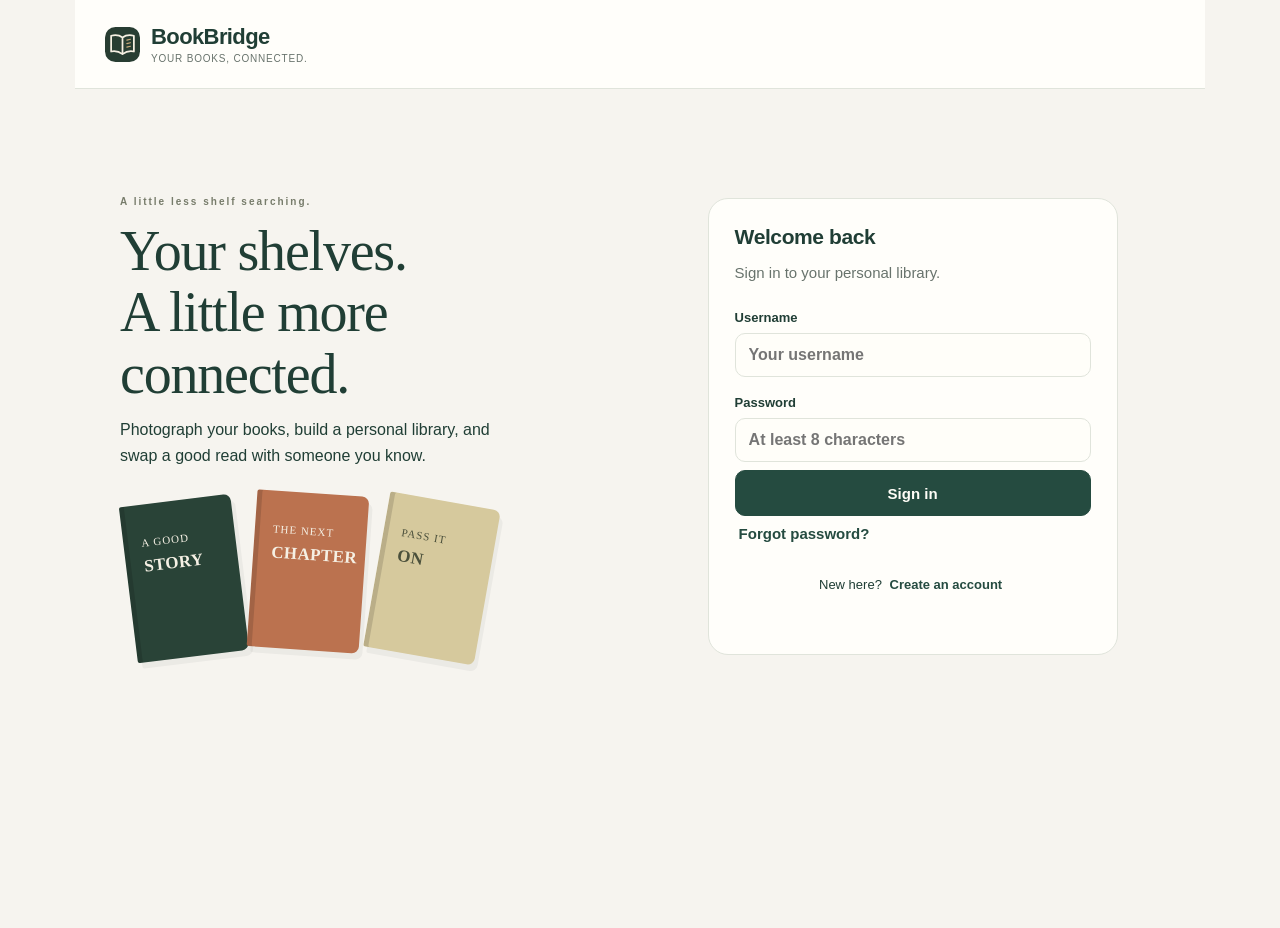
<file: index.html>
<!doctype html>
<html lang="en">
<head>
  <meta charset="utf-8">
  <meta name="viewport" content="width=device-width, initial-scale=1, viewport-fit=cover">
  <meta name="theme-color" content="#283d32">
  <title>BookBridge — your books, connected</title>
  <link rel="icon" href="/static/icon.svg" type="image/svg+xml">
  <link rel="stylesheet" href="/static/app.css?v=0.5.0">
  <script src="/static/app.js?v=0.5.0" defer></script>
  <script src="/static/community.js?v=0.5.0" defer></script>
  <script src="/static/mobile.js?v=0.5.0" defer></script>
</head>
<body>
  <header class="topbar">
    <a class="brand" href="/" aria-label="BookBridge home">
      <img src="/static/icon.svg" alt="" width="35" height="35">
      <span>BookBridge<small>Your books, connected.</small></span>
    </a>
    <div id="account" hidden>
      <span id="username"></span>

    </div>
  </header>

  <main>
    <!-- Authentication Section -->
    <section id="auth" class="auth-layout">
      <div class="intro">
        <span class="eyebrow">A little less shelf searching.</span>
        <h1>Your shelves.<br>A little more connected.</h1>
        <p>Photograph your books, build a personal library, and swap a good read with someone you know.</p>
        <div class="intro-books" aria-hidden="true">
          <div class="drawn-book">A GOOD<br><strong>STORY</strong></div>
          <div class="drawn-book">THE NEXT<br><strong>CHAPTER</strong></div>
          <div class="drawn-book">PASS IT<br><strong>ON</strong></div>
        </div>
      </div>

      <div class="panel auth-panel">
        <h2 id="auth-title">Welcome back</h2>
        <p id="auth-description" class="muted">Sign in to your personal library.</p>
        <form id="auth-form">
          <label>Username
            <input id="auth-name" autocomplete="username" required minlength="3" maxlength="32" pattern="[a-zA-Z0-9_]{3,32}" placeholder="Your username">
          </label>
          <label>Password
            <input id="auth-password" type="password" autocomplete="current-password" required minlength="8" maxlength="128" placeholder="At least 8 characters">
          </label>
          <label class="honeypot" hidden style="display:none !important" aria-hidden="true">Website<input id="auth-website" tabindex="-1" autocomplete="off"></label>
          <p id="auth-error" class="inline-error" role="alert"></p>
          <button class="primary full" id="auth-submit">Sign in</button>
        </form>
        <button id="forgot-password" type="button" class="text-button">Forgot password?</button>
        <p class="auth-switch">
          <span id="auth-switch-label">New here?</span>
          <button class="text-button" id="auth-toggle">Create an account</button>
        </p>
      </div>
    </section>

    <!-- Workspace Section -->
    <div id="workspace" hidden>
      <nav class="navigation" aria-label="Main navigation">
        <button data-tab="scan" class="active" aria-pressed="true">Scan a book</button>
        <button data-tab="queue" aria-pressed="false">Book queue <span id="queue-count" class="count" hidden>0</span></button>
        <button data-tab="library" aria-pressed="false">My library</button>
        <button data-tab="friends" aria-pressed="false">Friends</button>
        <button data-tab="trades" aria-pressed="false">Trades</button>
        <button data-tab="settings" aria-pressed="false">Settings</button>
      </nav>

      <!-- Scan Page -->
      <section id="page-scan" class="page">
        <div class="page-heading">
          <div>
            <span class="eyebrow">ONE BOOK, UP TO THREE ANGLES</span>
            <h1>Meet your next shelf entry.</h1>
            <p class="muted">Capture the front. Add the spine and back for a clearer match.</p>
          </div>
        </div>

        <div class="scan-layout">
          <div class="camera">
            <video id="camera-video" muted playsinline autoplay aria-label="Live camera preview"></video>
            <div class="camera-placeholder" id="camera-placeholder">
              <span class="camera-symbol" aria-hidden="true">▣</span>
              <h2>A book worth keeping.</h2>
              <p>Point your camera at the cover<br>or upload a photo below.</p>
              <button id="camera-open" class="camera-button">Open camera</button>
            </div>

            <div class="camera-top">
              <span id="camera-view">Front cover</span>
              <button id="camera-close" class="camera-button small" hidden>Close camera</button>
            </div>
            <div id="camera-controls" class="camera-controls" hidden>
              <p>Keep the whole book in view.</p>
              <button id="shutter" class="shutter" aria-label="Capture photo" disabled><span></span></button>
            </div>
          </div>

          <div class="panel scan-panel">
            <h2>One book at a time.</h2>
            <p class="muted">The back or copyright page usually has the ISBN.</p>
            <div id="photo-slots" class="photo-slots"></div>
            <input id="photo-input" type="file" accept="image/jpeg,image/png,image/webp" hidden>
            <button id="upload-photo" class="secondary full">Upload front photo</button>
            <label>Scan into<select id="scan-library"><option value="">My library</option></select></label>
            <p class="small muted">Secondary AI review can be changed in Settings.</p>
            <button id="queue-book" class="primary full" disabled>Add book to queue <span aria-hidden="true">→</span></button>
            <p class="small muted">You can photograph the next book while this one scans.</p>
            <p id="scan-feedback" class="feedback" role="status"></p>
          </div>
        </div>
      </section>

      <!-- Queue Page -->
      <section id="page-queue" class="page" hidden>
        <div class="page-heading">
          <div>
            <span class="eyebrow">KEEP THE BOOKS COMING</span>
            <h1>Your book queue.</h1>
            <p class="muted">Review finished scans before adding them to your library.</p>
          </div>
          <button id="queue-refresh" class="secondary">Refresh</button>
        </div>
        <div class="button-row"><label>Queue<select id="queue-library"><option value="">My library</option></select></label><button id="bulk-review" class="secondary">Accept all ready</button></div>
        <p class="small muted">Accept all ready saves the current finished scans without checking their fields. AI can make mistakes; you can edit saved books afterward.</p>
        <div id="queue-list" class="queue-list"></div>
      </section>

      <!-- Library Page -->
      <section id="page-library" class="page" hidden>
        <div class="page-heading">
          <div>
            <span class="eyebrow">ALL IN ONE PLACE</span>
            <h1 id="library-title">Your little library.</h1>
            <p id="library-description" class="muted">Books you own, stories you can share.</p>
          </div>
          <div class="button-row"><button id="my-library" class="secondary" hidden>← My library</button><button id="library-refresh" class="secondary">Refresh</button></div>
        </div>

        <details class="panel filters"><summary>Search and filter books</summary><div class="library-tools">
          <label class="sr-only" for="library-search">Search books</label>
          <input id="library-search" type="search" placeholder="Search title, author or ISBN">

          <label class="sr-only" for="library-owner">Choose library</label>
          <select id="library-owner">
            <option value="">My library</option>
          </select>

          <label class="check">
            <input id="available-only" type="checkbox"> Available to trade
          </label>
        </div>

        </details>
        <p id="library-count" class="muted small"></p>
        <div id="book-grid" class="book-grid"></div>
      </section>

      <!-- Friends & Trades Page -->
      <section id="page-friends" class="page" hidden>
        <div class="page-heading">
          <div>
            <span class="eyebrow">BETTER WHEN SHARED</span>
            <h1>A good read, passed on.</h1>
            <p class="muted">Invite people you know, browse their books, and arrange a swap.</p>
          </div>
          <button id="friends-refresh" class="secondary">Refresh</button>
        </div>

        <details class="panel"><summary>Quick add friends</summary>
          <p class="muted">Opt in under Settings to find people in the same town or through mutual friends. Requests need acceptance.</p>
          <div id="suggestions"></div>
        </details>
        <div class="friend-tools">
          <div class="panel">
            <h2>Invite a friend</h2>
            <p class="muted">Friends can see your library and its photos. Codes work once and last 24 hours.</p>
            <button id="create-invite" class="primary">Create invite code</button>
            <div id="invite-result" hidden>
              <label>Share this code
                <input id="invite-code" readonly>
              </label>
              <button id="copy-invite" class="secondary">Copy code</button>
            </div>
          </div>

          <div class="panel">
            <h2>Have an invite?</h2>
            <p class="muted">Enter a code someone you know shared with you.</p>
            <form id="accept-invite-form">
              <label class="sr-only" for="accept-invite-code">Invitation code</label>
              <input id="accept-invite-code" required minlength="20" maxlength="100" placeholder="Paste invitation code">
              <button class="secondary full">Connect with friend</button>
            </form>
          </div>
        </div>

        <h2 class="section-title">Your people</h2>
        <div id="friend-list" class="friend-list"></div>


        <details class="panel"><summary>Friend requests</summary><div id="friend-requests"></div></details>
      </section>
      <section id="page-trades" class="page" hidden><h1>Your trades</h1><p class="muted">Requests and handoffs, in one place.</p><div id="trade-list" class="trade-list"></div></section>
      <section id="page-settings" class="page" hidden>
        <h1>Settings</h1>
        <div class="button-row settings-actions"><button data-tab="stats" class="secondary">My reading stats</button><button id="admin-open" data-tab="admin" class="secondary" hidden>Admin panel</button><button id="logout" class="text-button danger">Sign out</button></div>
        <form id="settings-form" class="settings-layout">
          <details class="panel"><summary>Your profile</summary>
            <label>First name<input id="setting-name" autocomplete="given-name" maxlength="40" required></label><label>Last name<input id="setting-lastname" autocomplete="family-name" maxlength="40" required></label>
            <label>Town or city<input id="setting-town" autocomplete="address-level2" maxlength="100" placeholder="Fairfield, CT"><small class="muted">Optional</small></label>
            <button class="primary">Save profile</button>
            <p class="muted small">Used to match the same town when discovery is on. No GPS location is collected.</p>
          </details>
          <details class="panel"><summary>Privacy</summary>
            <label class="check"><input id="setting-discovery" type="checkbox" role="switch">Let people discover me</label>
            <label class="check"><input id="setting-private" type="checkbox" role="switch">Home library only</label>
            <p class="muted small">Home library only hides your personal shelf from friends, turns off discovery, and cancels open swaps. Shared libraries you joined still work.</p>
          </details>
          <details class="panel"><summary>AI scanning</summary>
            <label class="check"><input id="setting-secondary" type="checkbox" role="switch">Use a second AI review after scanning</label>
            <label>Second review<select id="scan-mode"><option value="cleanup">Fix text and OCR mistakes</option><option value="lookup">Look up the book, then check text</option></select></label>
            <p class="muted small">Applies to new scans. You can still review each result before saving.</p>
          </details>
          <details class="panel"><summary>Email notifications</summary>
            <label>Email (optional)<input id="setting-email" type="email" maxlength="254"></label>
            <label class="check"><input id="setting-email-notify" type="checkbox" role="switch">Email me about new book requests</label>
            <p id="email-status" class="muted small"></p>
            <button id="email-send" type="button" class="secondary">Send verification code</button>
            <label>Verification code<input id="email-code" inputmode="numeric" pattern="[0-9]{6}" maxlength="6"></label>
            <button id="email-verify" type="button" class="secondary">Verify email</button>
          </details>
          <button class="primary">Save settings</button><p id="settings-error" role="alert" class="inline-error"></p>
        </form>

        <details class="panel"><summary>Shared libraries</summary><p class="muted">An admin creates a library and its manager gives people permission to scan into its queue.</p><div id="shared-libraries"></div></details>
      </section>
      <section id="page-stats" class="page" hidden><h1>Your reading life</h1><p class="muted">Pages and reviews come from your reading log. A completed swap counts as one book given and one received.</p><div id="reading-stats" class="stats-grid"></div>
        <h2>Reading journal</h2><p class="muted">Open a book in your library to record pages, a rating, or a review.</p><div id="reading-journal"></div>
        <details class="panel"><summary>Popular on BookBridge</summary><p class="muted small">Books on at least three discoverable personal shelves. These are community favorites, not a global bestseller list.</p><div id="popular-books"></div></details>
      </section>
      <section id="page-admin" class="page" hidden><h1>Admin panel</h1><button data-tab="settings" class="secondary">← Settings</button><div id="admin-stats" class="stats-grid"></div>
        <details class="panel"><summary>Create a shared library</summary><form id="create-library-form"><label>Library name<input id="new-library-name" required maxlength="100"></label><button class="primary">Create library</button></form></details>
        <details class="panel"><summary>Accounts</summary><form id="admin-user-search"><label>Find username<input id="admin-user-query" maxlength="100"></label><button class="secondary">Search</button></form><div id="admin-users"></div></details>
        <details class="panel"><summary>Manage shared libraries</summary><div id="admin-libraries"></div></details>
        <details class="panel"><summary>Remove a book</summary><form id="admin-book-search"><label>Title or book ID<input id="admin-book-query" maxlength="500"></label><button class="secondary">Search</button></form><div id="admin-books"></div></details>
        <details class="panel"><summary>Activity and bot signals</summary><p class="muted">Repeated requests and filled bot traps are signals to investigate, not proof someone is a bot.</p><div id="admin-events"></div></details>
      </section>
    </div>
  </main>

  <!-- Dialogs -->
  <dialog id="review-dialog" aria-labelledby="review-title">
    <div class="dialog-heading">
      <div>
        <span class="eyebrow">CHECK BEFORE KEEPING</span>
        <h2 id="review-title">Review your book</h2>
      </div>
      <button class="icon-button" data-close="review-dialog" aria-label="Close review">×</button>
    </div>

    <div id="review-photos" class="photo-strip"></div>

    <form id="review-form">
      <label>Title
        <input id="review-book-title" required maxlength="500">
      </label>
      <label>Author
        <input id="review-author" required maxlength="500">
      </label>
      <label>ISBN <span class="muted small">optional</span>
        <input id="review-isbn" maxlength="32" placeholder="Leave blank if unknown">
      </label>
      <div id="review-notes" class="review-notes"></div>
      <label class="check">
        <input id="review-available" type="checkbox"> Available to trade with friends
      </label>
      <p id="review-error" class="inline-error" role="alert"></p>
      <button class="primary full">Save to my library</button>
    </form>
  </dialog>

  <dialog id="book-dialog" aria-labelledby="book-dialog-title">
    <div class="dialog-heading">
      <h2 id="book-dialog-title">Book details</h2>
      <button class="icon-button" data-close="book-dialog" aria-label="Close book details">×</button>
    </div>

    <div id="book-photos" class="photo-strip"></div>

    <form id="book-form">
      <label>Title
        <input id="book-title" required maxlength="500">
      </label>
      <label>Author
        <input id="book-author" required maxlength="500">
      </label>
      <label>ISBN <span class="muted small">optional</span>
        <input id="book-isbn" maxlength="32">
      </label>
      <label class="check" id="book-available-label">
        <input id="book-available" type="checkbox"> Available to trade
      </label>
      <p id="book-note" class="muted small"></p>
      <p id="book-error" class="inline-error" role="alert"></p>

      <div id="book-own-actions" class="button-row">
        <button class="primary">Save changes</button>
        <button type="button" id="delete-book" class="text-button danger">Remove book</button>
      </div>
      <button type="button" id="reading-open" class="secondary">Reading log</button>
      <button type="button" id="request-swap" class="primary full" hidden>Request a swap</button>
    </form>
  </dialog>

  <dialog id="swap-dialog" aria-labelledby="swap-title">
    <div class="dialog-heading">
      <h2 id="swap-title">Offer a book in return</h2>
      <button class="icon-button" data-close="swap-dialog" aria-label="Close swap request">×</button>
    </div>

    <p id="swap-description" class="muted"></p>

    <form id="swap-form">
      <label>Your available books
        <select id="swap-offer" required></select>
      </label>
      <p id="swap-error" class="inline-error" role="alert"></p>
      <button id="swap-submit" class="primary full">Send trade request</button>
    </form>
  </dialog>

  <dialog id="reading-dialog"><div class="dialog-heading"><h2 id="reading-title">Reading log</h2><button class="icon-button" data-close="reading-dialog" aria-label="Close reading log">×</button></div>
    <form id="reading-form"><label>Pages read so far<input id="reading-pages" type="number" min="0" max="100000" required></label><label class="check"><input id="reading-finished" type="checkbox">Finished this book</label><label>Rating<select id="reading-rating"><option value="">Not rated</option><option value="1">1 star</option><option value="2">2 stars</option><option value="3">3 stars</option><option value="4">4 stars</option><option value="5">5 stars</option></select></label><label>Your private review<textarea id="reading-review" maxlength="5000" rows="5"></textarea></label><button class="primary">Save reading log</button><p id="reading-error" class="inline-error" role="alert"></p></form>
  </dialog>

  <dialog id="profile-dialog" aria-labelledby="profile-title"><h2 id="profile-title">Make yourself at home</h2><p>Add your name so friends know it’s you.</p>
    <form id="profile-form"><label>First name<input id="profile-first" autocomplete="given-name" maxlength="40" required></label><label>Last name<input id="profile-last" autocomplete="family-name" maxlength="40" required></label><label>Town or city<input id="profile-town" autocomplete="address-level2" maxlength="100"><small class="muted">Optional. No GPS location is collected.</small></label><p class="muted small">Discovery stays off unless you turn it on in Settings.</p><button class="primary full">Save and continue</button><p id="profile-error" class="inline-error" role="alert"></p></form>
    <button id="profile-signout" type="button" class="text-button">Sign out</button>
  </dialog>
  <dialog id="copies-dialog" aria-labelledby="copies-title"><div class="dialog-heading"><h2 id="copies-title">Choose a copy</h2><button class="icon-button" data-close="copies-dialog" aria-label="Close copies">×</button></div><div id="copies-list"></div></dialog>
  <dialog id="recovery-dialog" aria-labelledby="recovery-title"><div class="dialog-heading"><h2 id="recovery-title">Reset your password</h2><button class="icon-button" data-close="recovery-dialog" aria-label="Close password reset">×</button></div>
    <form id="recovery-request"><label>Username<input id="recovery-username" autocomplete="username" pattern="[a-zA-Z0-9_]{3,32}" required></label><button class="secondary full">Email me a reset code</button></form><p class="muted small">No verified email? Ask an admin for a temporary code, then enter it below.</p><p id="recovery-feedback" role="status"></p>
    <form id="recovery-finish"><label>Reset code<input id="recovery-code" autocomplete="off" autocapitalize="none" spellcheck="false" required></label><label>New password<input id="recovery-password" type="password" autocomplete="new-password" minlength="8" maxlength="128" required></label><label>Confirm password<input id="recovery-confirm" type="password" autocomplete="new-password" minlength="8" maxlength="128" required></label><button class="primary full">Set new password</button><p id="recovery-error" class="inline-error" role="alert"></p></form>
  </dialog>
  <dialog id="reset-code-dialog" aria-labelledby="reset-code-title"><div class="dialog-heading"><h2 id="reset-code-title">Temporary reset code</h2><button class="icon-button" data-close="reset-code-dialog" aria-label="Close reset code">×</button></div><p id="reset-code-description"></p><label>Copy this code<input id="admin-reset-code" readonly autocomplete="off"></label><button id="copy-reset-code" class="secondary">Copy code</button><p class="muted">Share privately after checking who is requesting access. The user selects Forgot password to enter it. It expires in 30 minutes and works once.</p></dialog>
  <dialog id="delete-library-dialog" aria-labelledby="delete-library-title"><div class="dialog-heading"><h2 id="delete-library-title">Delete shared library?</h2><button class="icon-button" data-close="delete-library-dialog" aria-label="Cancel library deletion">×</button></div><p id="delete-library-description"></p><p>This permanently removes all its books, photos, reading entries, pending scans, and member permissions. Nothing moves to a personal library.</p><form id="delete-library-form"><label>Type the library name<input id="delete-library-name" autocomplete="off" required></label><button class="primary full">Permanently delete library</button><p id="delete-library-error" class="inline-error" role="alert"></p></form></dialog>

  <div id="toast" role="status" aria-live="polite" hidden></div>
</body>
</html>
</file>
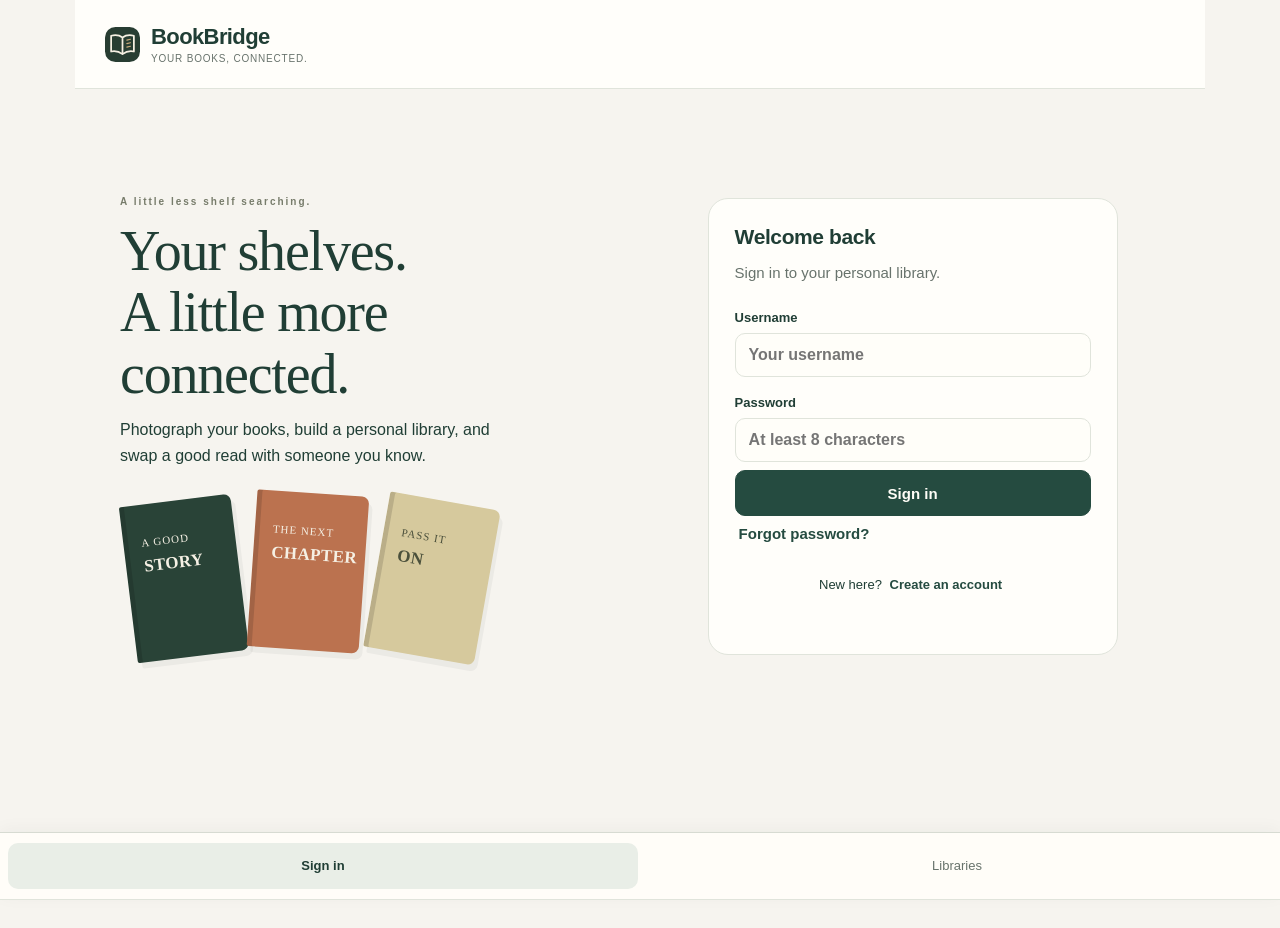
<file: static/index.html>
<!doctype html>
<html lang="en">
<head>
  <meta charset="utf-8">
  <meta name="viewport" content="width=device-width, initial-scale=1, viewport-fit=cover">
  <meta name="theme-color" content="#283d32">
  <title>BookBridge — your books, connected</title>
  <link rel="icon" href="/static/icon.svg" type="image/svg+xml">
  <link rel="stylesheet" href="/static/app.css?v=0.8.5">
  <script src="/static/app.js?v=0.8.7" defer></script>
  <script src="/static/catalog.js?v=0.8.4" defer></script>
  <script src="/static/community.js?v=0.8.4" defer></script>
  <script src="/static/public.js?v=0.8.4" defer></script>
  <script src="/static/bookshelf.js?v=0.8.4" defer></script>
  <script src="/static/mobile.js?v=0.8.4" defer></script>
  <script src="/static/experience.js?v=0.8.4" defer></script>
  <script src="/static/genres.js?v=0.8.4" defer></script>
</head>
<body>
  <header class="topbar">
    <a class="brand" href="/" aria-label="BookBridge home">
      <img src="/static/icon.svg" alt="" width="35" height="35">
      <span>BookBridge<small>Your books, connected.</small></span>
    </a>
    <div id="account" hidden>
      <span id="username"></span>

    </div>
  </header>

  <main>
    <nav id="guest-navigation" class="navigation guest-navigation" aria-label="Guest navigation"><button id="guest-signin" class="active" aria-pressed="true">Sign in</button><button data-tab="public" aria-pressed="false">Libraries</button></nav>
    <!-- Authentication Section -->
    <section id="auth" class="auth-layout">
      <div class="intro">
        <span class="eyebrow">A little less shelf searching.</span>
        <h1>Your shelves.<br>A little more connected.</h1>
        <p>Photograph your books, build a personal library, and swap a good read with someone you know.</p>
        <div class="intro-books" aria-hidden="true">
          <div class="drawn-book">A GOOD<br><strong>STORY</strong></div>
          <div class="drawn-book">THE NEXT<br><strong>CHAPTER</strong></div>
          <div class="drawn-book">PASS IT<br><strong>ON</strong></div>
        </div>
      </div>

      <div class="panel auth-panel">
        <h2 id="auth-title">Welcome back</h2>
        <p id="auth-description" class="muted">Sign in to your personal library.</p>
        <form id="auth-form">
          <label>Username
            <input id="auth-name" autocomplete="username" required minlength="3" maxlength="32" pattern="[a-zA-Z0-9_]{3,32}" placeholder="Your username">
          </label>
          <label>Password
            <input id="auth-password" type="password" autocomplete="current-password" required minlength="8" maxlength="128" placeholder="At least 8 characters">
          </label>
          <label class="honeypot" hidden style="display:none !important" aria-hidden="true">Website<input id="auth-website" tabindex="-1" autocomplete="off"></label>
          <p id="auth-error" class="inline-error" role="alert"></p>
          <button class="primary full" id="auth-submit">Sign in</button>
        </form>
        <button id="forgot-password" type="button" class="text-button">Forgot password?</button>
        <p class="auth-switch">
          <span id="auth-switch-label">New here?</span>
          <button class="text-button" id="auth-toggle">Create an account</button>
        </p>
      </div>
    </section>

    <!-- Workspace Section -->
    <div id="workspace" hidden>
      <div id="library-dock" class="library-dock" hidden><label for="library-owner">Which library?</label><select id="library-owner"><option value="">My library</option></select></div>
      <nav class="navigation" aria-label="Main navigation">
        <button data-tab="library" aria-pressed="true">Library</button><button data-tab="scan" aria-pressed="false">Scan</button><button data-tab="friends" aria-pressed="false">Friends</button><button data-tab="settings" aria-pressed="false">Settings</button>
      </nav>
      <nav id="scan-tabs" class="section-tabs" aria-label="Scan and review" hidden><button data-tab="scan">Scan</button><button data-tab="queue">Review <span id="queue-count" class="count" hidden>0</span></button></nav>
      <nav id="friends-tabs" class="section-tabs" aria-label="Friends and trades" hidden><button data-tab="friends">Friends</button><button data-tab="trades">Trades</button></nav>

      <div id="scan-progress" class="progress-card" hidden></div>
      <!-- Scan Page -->
      <section id="page-scan" class="page">
        <div class="page-heading">
          <div>
            <span class="eyebrow">ADD TO YOUR LIBRARY</span>
            <h1>Scan your books</h1>
            <p id="scan-help" class="muted">Photograph the cover. The spine and back are optional.</p>

          </div>
        </div>

        <div class="scan-layout">
          <div class="camera-column">
          <div class="camera">
            <video id="camera-video" muted playsinline autoplay aria-label="Live camera preview"></video>
            <div class="camera-placeholder" id="camera-placeholder">
              <span class="camera-symbol" aria-hidden="true">▣</span>
              <h2>Start with a photo.</h2>
              <p>Take a clear photo of the cover<br>or choose one from your phone.</p>
              <button id="camera-open" class="camera-button">Open camera</button>
            </div>

            <div class="camera-top">
              <span id="camera-view">Front cover</span>
              <button id="camera-close" class="camera-button small" hidden>Close camera</button>
            </div>
            <div id="camera-controls" class="camera-controls" hidden>
              <p id="camera-hint">Keep the whole book in view.</p>
              <button id="shutter" class="shutter" aria-label="Capture photo" disabled><span></span></button>
            </div>
          </div>
            <button id="queue-book" class="primary full" disabled>Add book to queue <span aria-hidden="true">→</span></button>
            <p class="small muted">You can photograph the next book while this one scans.</p>
            <p id="scan-feedback" class="feedback" role="status"></p>
          </div>

          <div class="panel scan-panel">
            <label>Scan mode<select id="scan-mode-kind"><option value="single">One book</option><option value="shelf">Shelf scan</option></select></label>
            <div id="shelf-photo-options" hidden><label>Books in photo<select id="shelf-book-count"><option>1</option><option>2</option><option selected>3</option><option>4</option><option>5</option></select></label></div>
            <p id="scan-limit" class="scan-warning" hidden>No more than 5 books per photo. Spine reading can miss text or mix books. Count the visible books and review each result. Photograph unclear books individually.</p>
            <h2>Your photos</h2>
            <p class="muted">A shelf name is optional. Books without one go into Miscellaneous.</p>
            <div id="photo-slots" class="photo-slots"></div>
            <input id="photo-input" type="file" accept="image/jpeg,image/png,image/webp" hidden>
            <button id="upload-photo" class="secondary full">Upload front photo</button>
            <label hidden>Scan into<select id="scan-library"><option value="">My library</option></select></label>
            <label>Shelf <span class="small muted">optional</span><input id="scan-shelf" maxlength="100" placeholder="e.g. Living room, shelf 2"></label>


          </div>
        </div>
      </section>

      <!-- Queue Page -->
      <section id="page-queue" class="page" hidden>
        <div class="page-heading">
          <div>
            <span class="eyebrow">KEEP THE BOOKS COMING</span>
            <h1>Review your scans</h1>
            <p class="muted">Review finished scans before adding them to your library.</p>
          </div>
          <button id="queue-refresh" class="secondary">Refresh</button>
        </div>
        <div class="button-row"><label hidden>Queue<select id="queue-library"><option value="">My library</option></select></label><button id="bulk-review" class="secondary">Accept all ready</button></div>
        <p class="small muted">AI can misread books. Review each result for accuracy, or accept all ready results.</p>
        <div id="queue-selection" class="selection-tools"></div>
        <div id="queue-list" class="queue-list"></div>
      </section>

      <!-- Library Page -->
      <section id="page-library" class="page" hidden>
        <div class="page-heading">
          <div>
            <span class="eyebrow">ALL IN ONE PLACE</span>
            <h1 id="library-title">Your library</h1>
            <p id="library-description" class="muted">Books you own, stories you can share.</p>
          </div>
          <div class="button-row"><button id="my-library" class="secondary" hidden>← My library</button><button id="library-export" class="secondary" hidden>Export CSV</button><button data-tab="scan" class="primary">+ Add books</button><button id="library-refresh" class="text-button">Refresh</button></div>
        </div>

        <div class="panel library-search-panel"><div class="library-tools">
          <label class="sr-only" for="library-search">Search books</label>
          <input id="library-search" type="search" placeholder="Search title, author, ISBN or shelf">


          <details class="trade-filter"><summary>Filters</summary><label>Genre<select id="genre-filter"><option value="">All genres</option></select></label><button id="genre-check" type="button" class="secondary">Check genres with AI</button><p id="genre-status" class="small muted" role="status" aria-live="polite"></p><label class="check"><input id="available-only" type="checkbox"> Available to trade</label><div class="shelf-zoom-controls" hidden><span>Shelf zoom</span><button type="button" data-shelf-zoom="out" aria-label="Zoom shelves out">−</button><output class="shelf-zoom-value" aria-live="polite">100%</output><button type="button" data-shelf-zoom="in" aria-label="Zoom shelves in">+</button><button type="button" data-shelf-zoom="reset">Reset</button></div></details>
        </div>
        <div class="catalog-view-controls" role="group" aria-label="Catalog view"><button type="button" data-catalog-view="cards" aria-pressed="true">Covers</button><button type="button" data-catalog-view="shelves" aria-pressed="false">Shelves</button><button type="button" data-catalog-view="list" aria-pressed="false">List</button></div>
        </div>
        <p id="library-count" class="muted small"></p>
        <div id="library-progress" class="progress-card" hidden></div>
        <div id="library-selection" class="selection-tools"></div>
        <div id="book-grid" class="book-grid"></div>
      </section>

      <!-- Friends & Trades Page -->
      <section id="page-friends" class="page" hidden>
        <div class="page-heading">
          <div>
            <span class="eyebrow">BETTER WHEN SHARED</span>
            <h1>Friends</h1>
            <p class="muted">Invite people you know, browse their books, and arrange a swap.</p>
          </div>
          <button id="friends-refresh" class="secondary">Refresh</button>
        </div>

        <details class="panel"><summary>Quick add friends</summary>
          <p class="muted">Opt in under Settings to find people in the same town or through mutual friends. Requests need acceptance.</p>
          <div id="suggestions"></div>
        </details>
        <div class="friend-tools">
          <div class="panel">
            <h2>Invite a friend</h2>
            <p class="muted">Friends can see your library and its photos. Codes work once and last 24 hours.</p>
            <button id="create-invite" class="primary">Create invite code</button>
            <div id="invite-result" hidden>
              <label>Share this code
                <input id="invite-code" readonly>
              </label>
              <button id="copy-invite" class="secondary">Copy code</button>
            </div>
          </div>

          <div class="panel">
            <h2>Have an invite?</h2>
            <p class="muted">Enter a code someone you know shared with you.</p>
            <form id="accept-invite-form">
              <label class="sr-only" for="accept-invite-code">Invitation code</label>
              <input id="accept-invite-code" required minlength="20" maxlength="100" placeholder="Paste invitation code">
              <button class="secondary full">Connect with friend</button>
            </form>
          </div>
        </div>

        <h2 class="section-title">Your people</h2>
        <div id="friend-list" class="friend-list"></div>


        <details class="panel"><summary>Friend requests</summary><div id="friend-requests"></div></details>
      </section>
      <section id="page-trades" class="page" hidden><h1>Your trades</h1><p class="muted">Requests and handoffs, in one place.</p><div id="trade-list" class="trade-list"></div></section>
      <section id="page-settings" class="page" hidden>
        <h1>Settings</h1>
        <form id="settings-form" class="settings-layout">
          <details class="panel"><summary>Your profile</summary>
            <label>First name<input id="setting-name" autocomplete="given-name" maxlength="40" required></label><label>Last name<input id="setting-lastname" autocomplete="family-name" maxlength="40" required></label>
            <label>Town or city<input id="setting-town" autocomplete="address-level2" maxlength="100" placeholder="Fairfield, CT"><small class="muted">Optional</small></label>
            <button class="primary">Save profile</button>
            <p class="muted small">Used to match the same town when discovery is on. No GPS location is collected.</p>
          </details>
          <details class="panel"><summary>Privacy</summary>
            <label class="check"><input id="setting-discovery" type="checkbox" role="switch">Let people discover me</label>
            <label class="check"><input id="setting-private" type="checkbox" role="switch">Home library only</label>
            <p class="muted small">Home library only hides your personal shelf from friends, turns off discovery, and cancels open swaps. Shared libraries you joined still work.</p>
          </details>
          <details class="panel"><summary>AI scanning</summary>
            <label class="check"><input id="setting-secondary" type="checkbox" role="switch">Use a second AI review after scanning</label>
            <label>Second review<select id="scan-mode"><option value="cleanup">Fix text and OCR mistakes</option><option value="lookup">Look up the book, then check text</option></select></label>
            <p class="muted small">Applies to new scans. You can still review each result before saving.</p>
          </details>
          <details class="panel"><summary>Email notifications</summary>
            <label>Email (optional)<input id="setting-email" type="email" maxlength="254"></label>
            <label class="check"><input id="setting-email-notify" type="checkbox" role="switch">Email me about new book requests</label>
            <p id="email-status" class="muted small"></p>
            <button id="email-send" type="button" class="secondary">Send verification code</button>
            <label>Verification code<input id="email-code" inputmode="numeric" pattern="[0-9]{6}" maxlength="6"></label>
            <button id="email-verify" type="button" class="secondary">Verify email</button>
          </details>
          <button class="primary">Save settings</button><p id="settings-error" role="alert" class="inline-error"></p>
        </form>

        <details class="panel"><summary>Shared libraries</summary><p class="muted">An admin creates a library and its manager gives people permission to scan into its queue.</p><div id="shared-libraries"></div></details>
        <div class="button-row settings-actions"><button data-tab="help" class="secondary">Help &amp; walkthrough</button><button data-tab="stats" class="secondary">My reading stats</button><button id="admin-open" data-tab="admin" class="secondary" hidden>Admin panel</button><button id="logout" class="text-button danger">Sign out</button></div>
      </section>
      <section id="page-help" class="page" hidden>
        <button data-tab="settings" class="text-button">← Settings</button>
        <span class="eyebrow">A QUICK GUIDE</span><h1>Make yourself at home.</h1>
        <p class="muted">From a stack of books to a library in your pocket.</p>
        <button id="replay-walkthrough" class="primary">Show me around</button>
        <div class="help-steps">
          <article class="panel"><span class="step-number">01</span><h2>Photograph. Queue. Repeat.</h2><p>In Scan, choose one book or shelf spines. For one book, add its cover and optionally its spine and back. For a shelf photo, include 1–5 upright spines and set the number of books.</p><p>Add the photo to the queue, then move straight to the next book. The AI works through the queue one at a time. Keep BookBridge open while uploading; queued scans continue on the server.</p><button data-tab="scan" class="secondary">Start scanning</button></article>
          <article class="panel"><span class="step-number">02</span><h2>Check what the AI found.</h2><p>Open Scan → Review. Each book from a shelf photo gets its own result. Tap Review, correct the title and author if needed, then add it to your library. Unclear spines are best photographed individually.</p><p>Accept all ready skips individual review and saves the current AI results, including possible duplicates.</p><button data-tab="queue" class="secondary">Open review queue</button></article>
          <article class="panel"><span class="step-number">03</span><h2>Everything lives in Library.</h2><p>In Library → Filters, use Check genres with AI to classify saved books that have no genre yet. Checks run after book scans using your configured text model. Use the Genre dropdown to narrow the collection; correct a genre with Edit in book details. Choose Covers, Shelves or List. Shelves show book titles on spines; pinch to zoom or open Filters for the zoom buttons. Search by title, author, ISBN or shelf. Tap a book to read its details, or tap its cover photo to enlarge it. Multiple copies are grouped together.</p><p>Saved details stay read-only until you press Edit. Changes save automatically while editing. Wait for “All changes saved” or press Done before leaving. If a save fails, your edits remain open so you can retry.</p><button data-tab="library" class="secondary">Go to your library</button></article>
          <article class="panel"><span class="step-number">04</span><h2>A little more connected.</h2><p>Use the library selector to switch between your own collection and shared or friends’ libraries. Friends holds connections and trades. Settings holds your profile, privacy and scan preferences.</p></article>
        </div>
      </section>
      <section id="page-stats" class="page" hidden><h1>Your reading life</h1><p class="muted">Pages and reviews come from your reading log. A completed swap counts as one book given and one received.</p><div id="reading-stats" class="stats-grid"></div>
        <h2>Reading journal</h2><p class="muted">Open a book in your library to record pages, a rating, or a review.</p><div id="reading-journal"></div>
        <details class="panel"><summary>Popular on BookBridge</summary><p class="muted small">Books on at least three discoverable personal shelves. These are community favorites, not a global bestseller list.</p><div id="popular-books"></div></details>
      </section>
      <section id="page-admin" class="page" hidden><h1>Admin panel</h1><button data-tab="settings" class="secondary">← Settings</button><div id="admin-stats" class="stats-grid"></div>
        <details class="panel"><summary>Create a shared library</summary><form id="create-library-form"><label>Library name<input id="new-library-name" required maxlength="100"></label><label class="check"><input id="new-library-public" type="checkbox" role="switch"> Public library</label><p class="small muted">Public catalogs and book photos can be viewed by anyone without signing in. Leave off for a private library.</p><button class="primary">Create library</button></form></details>
        <details class="panel"><summary>Accounts</summary><form id="admin-user-search"><label>Find username<input id="admin-user-query" maxlength="100"></label><button class="secondary">Search</button></form><div id="admin-users"></div></details>
        <details class="panel"><summary>Manage shared libraries</summary><div id="admin-libraries"></div></details>
        <details class="panel"><summary>Remove a book</summary><form id="admin-book-search"><label>Title or book ID<input id="admin-book-query" maxlength="500"></label><button class="secondary">Search</button></form><div id="admin-books"></div></details>
        <details class="panel"><summary>Activity and bot signals</summary><p class="muted">Repeated requests and filled bot traps are signals to investigate, not proof someone is a bot.</p><div id="admin-events"></div></details>
      </section>
    </div>
    <section id="page-public" class="page" hidden>
      <div class="page-heading"><div><h1 id="public-heading">Public libraries</h1><p id="public-description" class="muted">Browse shared collections. No account needed.</p></div><button id="public-back" class="secondary" hidden>← All public libraries</button></div>
      <details class="panel filters" id="public-filters"><summary>Search and filter libraries</summary>
      <form id="public-search-form" class="button-row"><label class="sr-only" for="public-search">Search libraries or books</label><input id="public-search" type="search" maxlength="100" placeholder="Search public libraries"><button class="secondary">Search</button></form>
      <div class="catalog-view-controls" role="group" aria-label="Catalog view"><button type="button" data-catalog-view="cards" aria-pressed="true">Covers</button><button type="button" data-catalog-view="shelves" aria-pressed="false">Shelves</button><button type="button" data-catalog-view="list" aria-pressed="false">List</button></div>
      <div class="shelf-zoom-controls" hidden><span>Shelf zoom</span><button type="button" data-shelf-zoom="out" aria-label="Zoom shelves out">−</button><output class="shelf-zoom-value" aria-live="polite">100%</output><button type="button" data-shelf-zoom="in" aria-label="Zoom shelves in">+</button><button type="button" data-shelf-zoom="reset">Reset</button></div></details>
      <p id="public-status" class="muted" role="status"></p><form id="public-pages" class="button-row" hidden>
        <button type="button" id="public-prev" class="secondary">Previous</button>
        <label>Page <input type="number" id="public-page" min="1" required style="width:6em"></label>
        <span id="public-page-count"></span><button class="secondary">Go</button>
        <button type="button" id="public-next" class="secondary">Next</button>
      </form><div id="public-results" class="book-grid"></div><button id="public-more" class="secondary" hidden>Load more</button>
    </section>
  </main>

  <dialog id="public-book-dialog" aria-labelledby="public-book-title"><div class="dialog-heading"><h2 id="public-book-title"></h2><span id="public-book-copies" class="copy-corner"></span><button class="icon-button" data-close="public-book-dialog" aria-label="Close book">×</button></div><label id="public-copy-label" hidden>Copy<select id="public-copy"></select></label><p id="public-book-author"></p><p id="public-book-isbn" class="small muted"></p><p id="public-book-shelf" class="small muted"></p><div id="public-book-photos" class="photo-strip"></div></dialog>
  <!-- Dialogs -->
  <dialog id="review-dialog" aria-labelledby="review-title">
    <div class="dialog-heading">
      <div>
        <span class="eyebrow">CHECK BEFORE KEEPING</span>
        <h2 id="review-title">Review your book</h2>
      </div>
      <button class="icon-button" data-close="review-dialog" aria-label="Close review">×</button>
    </div>

    <div id="review-photos" class="photo-strip"></div>

    <form id="review-form">
      <label>Title
        <input id="review-book-title" required maxlength="500">
      </label>
      <label>Author
        <input id="review-author" required maxlength="500">
      </label>
      <label>ISBN <span class="muted small">optional</span>
        <input id="review-isbn" maxlength="32" placeholder="Leave blank if unknown">
      </label>
      <label>Shelf <span class="small muted">optional</span><input id="review-shelf" maxlength="100" placeholder="e.g. Living room, shelf 2"></label>
      <p id="review-shelf-location" class="small muted"></p>
      <div id="review-notes" class="review-notes"></div>
      <label class="check">
        <input id="review-available" type="checkbox"> Available to trade with friends
      </label>
      <p id="review-error" class="inline-error" role="alert"></p>
      <button class="primary full">Save to my library</button>
    </form>
  </dialog>

  <dialog id="book-dialog" aria-labelledby="book-dialog-title">
    <div class="dialog-heading">
      <h2 id="book-dialog-title">Book details</h2><span id="book-copy-count" class="copy-corner"></span>
      <button class="icon-button" data-close="book-dialog" aria-label="Close book details">×</button>
    </div>

    <div id="book-cover-search"></div>
    <div id="book-photos" class="photo-strip"></div>
    <div class="book-edit-toolbar"><button id="edit-book" type="button" class="secondary">Edit</button><p id="book-save-status" role="status" aria-live="polite">Read-only</p><button id="retry-book-save" type="button" class="text-button" hidden>Retry save</button></div>

    <form id="book-form">
      <label>Title
        <input id="book-title" required maxlength="500">
      </label>
      <label>Author
        <input id="book-author" required maxlength="500">
      </label>
      <label>ISBN <span class="muted small">optional</span>
        <input id="book-isbn" maxlength="32">
      </label>
      <label>Shelf <span class="small muted">optional</span><input id="book-shelf" maxlength="100" placeholder="e.g. Living room, shelf 2"></label>
      <label>Genre<select id="book-genre" disabled><option value="">Not checked</option></select></label>
      <p id="book-shelf-location" class="small muted"></p>
      <label class="check" id="book-available-label">
        <input id="book-available" type="checkbox"> Available to trade
      </label>
      <p id="book-note" class="muted small"></p>
      <p id="book-error" class="inline-error" role="alert"></p>

      <div id="book-own-actions" class="button-row">
        <button class="primary">Done</button>
        <button type="button" id="delete-book" class="text-button danger">Remove book</button>
      </div>
      <button type="button" id="reading-open" class="secondary">Reading log</button>
      <button type="button" id="request-swap" class="primary full" hidden>Request a swap</button>
    </form>
  </dialog>

  <dialog id="photo-dialog" aria-labelledby="photo-title"><div class="dialog-heading"><h2 id="photo-title">Book photo</h2><button class="icon-button" data-close="photo-dialog" aria-label="Close expanded photo">×</button></div><div class="photo-viewer"><img id="expanded-photo" alt="Expanded book photo"></div><button id="photo-zoom" class="secondary" type="button">Zoom in</button></dialog>
  <dialog id="walkthrough-dialog" aria-labelledby="walkthrough-title"><div class="dialog-heading"><span id="walkthrough-count" class="eyebrow"></span><button id="walkthrough-skip" class="text-button">Skip for now</button></div><div id="walkthrough-art" aria-hidden="true"></div><h2 id="walkthrough-title"></h2><p id="walkthrough-copy"></p><div class="walkthrough-actions"><button id="walkthrough-back" class="secondary">Back</button><button id="walkthrough-next" class="primary">Next</button></div></dialog>
  <dialog id="swap-dialog" aria-labelledby="swap-title">
    <div class="dialog-heading">
      <h2 id="swap-title">Offer a book in return</h2>
      <button class="icon-button" data-close="swap-dialog" aria-label="Close swap request">×</button>
    </div>

    <p id="swap-description" class="muted"></p>

    <form id="swap-form">
      <label>Your available books
        <select id="swap-offer" required></select>
      </label>
      <p id="swap-error" class="inline-error" role="alert"></p>
      <button id="swap-submit" class="primary full">Send trade request</button>
    </form>
  </dialog>

  <dialog id="reading-dialog"><div class="dialog-heading"><h2 id="reading-title">Reading log</h2><button class="icon-button" data-close="reading-dialog" aria-label="Close reading log">×</button></div>
    <form id="reading-form"><label>Pages read so far<input id="reading-pages" type="number" min="0" max="100000" required></label><label class="check"><input id="reading-finished" type="checkbox">Finished this book</label><label>Rating<select id="reading-rating"><option value="">Not rated</option><option value="1">1 star</option><option value="2">2 stars</option><option value="3">3 stars</option><option value="4">4 stars</option><option value="5">5 stars</option></select></label><label>Your private review<textarea id="reading-review" maxlength="5000" rows="5"></textarea></label><button class="primary">Save reading log</button><p id="reading-error" class="inline-error" role="alert"></p></form>
  </dialog>

  <dialog id="profile-dialog" aria-labelledby="profile-title"><h2 id="profile-title">Make yourself at home</h2><p>Add your name so friends know it’s you.</p>
    <form id="profile-form"><label>First name<input id="profile-first" autocomplete="given-name" maxlength="40" required></label><label>Last name<input id="profile-last" autocomplete="family-name" maxlength="40" required></label><label>Town or city<input id="profile-town" autocomplete="address-level2" maxlength="100"><small class="muted">Optional. No GPS location is collected.</small></label><p class="muted small">Discovery stays off unless you turn it on in Settings.</p><button class="primary full">Save and continue</button><p id="profile-error" class="inline-error" role="alert"></p></form>
    <button id="profile-signout" type="button" class="text-button">Sign out</button>
  </dialog>
  <dialog id="copies-dialog" aria-labelledby="copies-title"><div class="dialog-heading"><h2 id="copies-title">Choose a copy</h2><span id="copies-count" class="copy-corner"></span><button class="icon-button" data-close="copies-dialog" aria-label="Close copies">×</button></div><p id="copies-author" class="muted"></p><div id="copies-photos" class="photo-strip"></div><div id="copies-list"></div></dialog>
  <dialog id="recovery-dialog" aria-labelledby="recovery-title"><div class="dialog-heading"><h2 id="recovery-title">Reset your password</h2><button class="icon-button" data-close="recovery-dialog" aria-label="Close password reset">×</button></div>
    <form id="recovery-request"><label>Username<input id="recovery-username" autocomplete="username" pattern="[a-zA-Z0-9_]{3,32}" required></label><button class="secondary full">Email me a reset code</button></form><p class="muted small">No verified email? Ask an admin for a temporary code, then enter it below.</p><p id="recovery-feedback" role="status"></p>
    <form id="recovery-finish"><label>Reset code<input id="recovery-code" autocomplete="off" autocapitalize="none" spellcheck="false" required></label><label>New password<input id="recovery-password" type="password" autocomplete="new-password" minlength="8" maxlength="128" required></label><label>Confirm password<input id="recovery-confirm" type="password" autocomplete="new-password" minlength="8" maxlength="128" required></label><button class="primary full">Set new password</button><p id="recovery-error" class="inline-error" role="alert"></p></form>
  </dialog>
  <dialog id="reset-code-dialog" aria-labelledby="reset-code-title"><div class="dialog-heading"><h2 id="reset-code-title">Temporary reset code</h2><button class="icon-button" data-close="reset-code-dialog" aria-label="Close reset code">×</button></div><p id="reset-code-description"></p><label>Copy this code<input id="admin-reset-code" readonly autocomplete="off"></label><button id="copy-reset-code" class="secondary">Copy code</button><p class="muted">Share privately after checking who is requesting access. The user selects Forgot password to enter it. It expires in 30 minutes and works once.</p></dialog>
  <dialog id="delete-library-dialog" aria-labelledby="delete-library-title"><div class="dialog-heading"><h2 id="delete-library-title">Delete shared library?</h2><button class="icon-button" data-close="delete-library-dialog" aria-label="Cancel library deletion">×</button></div><p id="delete-library-description"></p><p>This permanently removes all its books, photos, reading entries, pending scans, and member permissions. Nothing moves to a personal library.</p><form id="delete-library-form"><label>Type the library name<input id="delete-library-name" autocomplete="off" required></label><button class="primary full">Permanently delete library</button><p id="delete-library-error" class="inline-error" role="alert"></p></form></dialog>

  <div id="toast" role="status" aria-live="polite" hidden></div>
</body>
</html>
</file>
<file: static/app.css>
:root {
  --paper: #f5f3eb;
  --panel: #fffef9;
  --ink: #253b31;
  --muted: #6c7368;
  --line: #dedfd3;
  --green: #283d32;
  --sage: #e7ecdf;
  --rust: #a55335;
  --radius: 18px;
  font-family: Inter, -apple-system, BlinkMacSystemFont, "Segoe UI", sans-serif;
  color: var(--ink);
  background: var(--paper);
  font-size: 15px;
}

* {
  box-sizing: border-box;
}

body {
  margin: 0;
}

button, input, select {
  font: inherit;
}

button {
  cursor: pointer;
  touch-action: manipulation;
}

button:disabled {
  cursor: default;
  opacity: .5;
}

button, input, select {
  border-radius: 10px;
}

button {
  min-height: 43px;
}

button:focus-visible, a:focus-visible, input:focus-visible, select:focus-visible {
  outline: 3px solid #b87a4f;
  outline-offset: 3px;
}

[hidden] {
  display: none !important;
}

h1, h2, h3, p {
  margin-top: 0;
}

h1 {
  font-family: Georgia, "Times New Roman", serif;
  font-weight: normal;
  font-size: 38px;
  letter-spacing: -1.2px;
  line-height: 1.12;
  margin-bottom: 12px;
}

h2 {
  font-size: 21px;
  letter-spacing: -.4px;
  margin-bottom: 12px;
}

h3 {
  font-size: 17px;
  margin-bottom: 5px;
}

p {
  line-height: 1.6;
}

.muted {
  color: var(--muted);
}

.small {
  font-size: 13px;
}

.eyebrow {
  display: block;
  font-size: 10px;
  letter-spacing: 2px;
  font-weight: 700;
  margin-bottom: 14px;
  color: #777c6b;
}

.topbar {
  max-width: 1130px;
  padding: 24px 30px;
  margin: auto;
  display: flex;
  align-items: center;
  justify-content: space-between;
  border-bottom: 1px solid var(--line);
  gap: 20px;
}

.brand {
  display: flex;
  align-items: center;
  gap: 11px;
  color: var(--ink);
  text-decoration: none;
  font-size: 22px;
  font-weight: 650;
  letter-spacing: -.6px;
}

.brand small {
  display: block;
  font-weight: 400;
  font-size: 11px;
  letter-spacing: .25px;
  margin-top: 3px;
  color: var(--muted);
}

#account {
  display: flex;
  align-items: center;
  gap: 16px;
  font-size: 13px;
}

main {
  max-width: 1130px;
  margin: auto;
  padding: 0 30px 64px;
}

.auth-layout {
  display: grid;
  grid-template-columns: 1.1fr 1fr;
  gap: 90px;
  align-items: center;
  min-height: 75vh;
  padding: 55px 0;
}

.intro h1 {
  font-size: 56px;
  line-height: 1.1;
}

.intro > p {
  max-width: 390px;
  font-size: 16px;
}

.intro-books {
  display: flex;
  align-items: center;
  gap: 12px;
  margin: 32px 0 0 8px;
}

.drawn-book {
  width: 112px;
  height: 157px;
  padding: 32px 18px;
  font-family: Georgia, serif;
  font-size: 11px;
  letter-spacing: 1px;
  border-radius: 2px 7px 7px 2px;
  box-shadow: inset 5px 0 #0002, 4px 6px 0 #0000000b;
  background: #294337;
  color: #f5f0e4;
  transform: rotate(-7deg);
}

.drawn-book strong {
  display: block;
  font-size: 17px;
  letter-spacing: .4px;
  padding-top: 8px;
}

.drawn-book:nth-child(2) {
  background: #bb724f;
  transform: rotate(4deg);
  margin-top: -14px;
}

.drawn-book:nth-child(3) {
  background: #d6c99d;
  color: #4b503b;
  transform: rotate(10deg);
}

.panel {
  border: 1px solid var(--line);
  border-radius: var(--radius);
  padding: 26px;
  background: var(--panel);
}

.auth-panel {
  max-width: 410px;
  width: 100%;
  box-shadow: 0 15px 50px #26382906;
}

.auth-panel > p {
  margin-bottom: 25px;
}

label:not(.check) {
  display: block;
  font-size: 13px;
  font-weight: 600;
  margin: 18px 0 8px;
}

label > input:not([type=checkbox]), label > select {
  display: block;
  width: 100%;
  margin-top: 8px;
}

input:not([type=checkbox]), select {
  border: 1px solid var(--line);
  background: #fffef9;
  color: var(--ink);
  padding: 12px 13px;
  min-height: 45px;
  max-width: 100%;
}

input[readonly] {
  background: #f0f0e8;
}

input[type=checkbox] {
  accent-color: var(--green);
  width: 17px;
  height: 17px;
}

.check {
  display: flex;
  align-items: center;
  gap: 9px;
  font-size: 13px;
  font-weight: 400;
  line-height: 1.4;
}

.primary {
  background: var(--green);
  color: #fffdf7;
  border: 1px solid var(--green);
  padding: 12px 18px;
  font-weight: 550;
  display: inline-flex;
  align-items: center;
  justify-content: center;
  gap: 20px;
}

.primary:hover:not(:disabled) {
  background: #395342;
}

.secondary {
  background: transparent;
  border: 1px solid var(--line);
  padding: 10px 16px;
  color: var(--ink);
}

.secondary:hover:not(:disabled) {
  background: var(--sage);
}

.full {
  width: 100%;
}

.text-button {
  border: 0;
  background: transparent;
  color: var(--green);
  padding: 4px;
  font-weight: 550;
  min-height: 35px;
}

.text-button:hover {
  text-decoration: underline;
}

.danger {
  color: var(--rust);
}

.auth-switch {
  font-size: 13px;
  text-align: center;
  margin: 17px 0 0;
}

.inline-error {
  color: #a13924;
  font-size: 13px;
  line-height: 1.5;
  min-height: 0;
  margin: 12px 0;
}

.inline-error:empty {
  display: none;
}

.navigation {
  display: flex;
  gap: 8px;
  padding: 20px 0;
  border-bottom: 1px solid var(--line);
  margin-bottom: 35px;
}

.navigation button {
  background: transparent;
  border: 0;
  padding: 10px 18px;
  color: var(--muted);
  white-space: nowrap;
  font-size: 13px;
}

.navigation button.active {
  background: var(--sage);
  color: var(--ink);
  font-weight: 600;
}

.count {
  font-size: 11px;
  display: inline-block;
  background: var(--green);
  color: white;
  padding: 2px 6px;
  border-radius: 20px;
  margin-left: 4px;
}

.page-heading {
  display: flex;
  align-items: center;
  justify-content: space-between;
  gap: 25px;
  margin-bottom: 25px;
}

.page-heading p {
  margin-bottom: 0;
}

.scan-layout {
  display: grid;
  grid-template-columns: 1.35fr 1fr;
  gap: 24px;
}

.camera-column {
  display: flex;
  flex-direction: column;
  gap: 12px;
  min-width: 0;
}

.camera-column > p { margin: 0; }

.camera {
  position: relative;
  background: #172b24;
  border-radius: var(--radius);
  height: 490px;
  overflow: hidden;
  isolation: isolate;
  color: #f3f1e7;
}

.camera:before {
  content: "";
  position: absolute;
  inset: 0;
  z-index: -1;
  background: radial-gradient(ellipse at 50% 40%, #344738, transparent 65%);
}

.camera video {
  width: 100%;
  height: 100%;
  object-fit: cover;
  display: none;
}

.camera.live video {
  display: block;
}

.camera-placeholder {
  display: flex;
  flex-direction: column;
  align-items: center;
  justify-content: center;
  height: 100%;
  text-align: center;
  padding: 50px 25px;
}

.camera-placeholder h2 {
  font-family: Georgia, serif;
  font-weight: normal;
  font-size: 28px;
  margin-top: 18px;
}

.camera-placeholder p {
  font-size: 13px;
  color: #bbc7b8;
}

.camera-symbol {
  font-size: 60px;
  color: #b6c6a6;
  font-weight: normal;
  line-height: 1;
}

.camera-button {
  background: #ffffff12;
  border: 1px solid #ffffff30;
  color: #f8f7ef;
  padding: 9px 15px;
  font-size: 13px;
  backdrop-filter: blur(10px);
}

.camera-button.small {
  min-height: 33px;
  padding: 5px 10px;
  font-size: 11px;
}

.camera-top {
  position: absolute;
  top: 18px;
  left: 20px;
  right: 20px;
  display: flex;
  align-items: center;
  justify-content: space-between;
  gap: 10px;
  font-size: 11px;
  letter-spacing: 1px;
  text-transform: uppercase;
}

.camera-frame {
  position: absolute;
  top: 15%;
  bottom: 24%;
  left: 23%;
  right: 23%;
  border: 1px solid #ffffff70;
  border-radius: 8px;
  pointer-events: none;
  box-shadow: 0 0 0 100vmax #00000020;
}

.camera-controls {
  position: absolute;
  bottom: 20px;
  left: 0;
  right: 0;
  text-align: center;
}

.camera-controls p {
  font-size: 12px;
  text-shadow: 0 1px 6px black;
  margin-bottom: 12px;
}

.shutter {
  width: 62px;
  height: 62px;
  border-radius: 50%;
  border: 2px solid #fff;
  background: transparent;
  padding: 5px;
  margin: auto;
  display: block;
}

.shutter span {
  display: block;
  width: 100%;
  height: 100%;
  border-radius: 50%;
  background: #fffef8;
}

.scan-panel {
  display: flex;
  flex-direction: column;
  justify-content: center;
}

.scan-panel > p {
  font-size: 13px;
}

.photo-slots {
  display: grid;
  grid-template-columns: repeat(3, 1fr);
  gap: 9px;
  margin: 8px 0 15px;
}

.photo-slot {
  position: relative;
  min-width: 0;
}

.photo-choice {
  width: 100%;
  height: 116px;
  padding: 10px 5px;
  border: 1px dashed #b8c3ac;
  background: #f1f3e9;
  display: flex;
  flex-direction: column;
  align-items: center;
  justify-content: center;
  gap: 9px;
  color: var(--muted);
  font-size: 11px;
  overflow: hidden;
}

.photo-slot.active .photo-choice {
  border: 2px solid var(--green);
  color: var(--ink);
  background: var(--sage);
}

.photo-choice img {
  height: 75px;
  max-width: 100%;
  object-fit: contain;
}

.photo-choice .plus {
  font-size: 23px;
  color: #778868;
}

.remove-photo {
  position: absolute;
  top: 3px;
  right: 3px;
  width: 24px;
  min-height: 24px;
  border-radius: 50%;
  background: var(--panel);
  border: 1px solid var(--line);
  padding: 0;
  color: var(--ink);
  font-size: 17px;
}

.mode-label {
  margin-top: 20px !important;
}

.scan-panel .primary {
  margin-top: 13px;
}

.scan-panel > .small {
  margin: 13px 0 0;
}

.feedback {
  margin: 13px 0 0;
  color: var(--green);
  font-size: 13px;
}

.feedback:empty {
  display: none;
}

.queue-list, .trade-list {
  display: grid;
  gap: 13px;
}

.queue-card, .trade-card {
  display: flex;
  align-items: center;
  gap: 18px;
  border: 1px solid var(--line);
  background: var(--panel);
  padding: 18px;
  border-radius: 14px;
}

.queue-cover {
  width: 50px;
  height: 70px;
  object-fit: cover;
  border-radius: 4px;
  background: var(--sage);
  flex-shrink: 0;
}

.queue-info {
  flex: 1;
  min-width: 0;
}

.queue-info p, .trade-card p {
  font-size: 13px;
  margin: 4px 0 0;
}

.badge {
  display: inline-block;
  border-radius: 20px;
  padding: 4px 9px;
  font-size: 10px;
  letter-spacing: .5px;
  font-weight: 600;
  background: #eceee4;
  color: #5c6958;
  margin-top: 8px;
}

.badge.ready, .badge.available, .badge.completed {
  background: #e2ecdb;
  color: #3a6036;
}

.badge.failed, .badge.cancelled {
  background: #f4e6dc;
  color: #97492d;
}

.queue-actions {
  display: flex;
  gap: 8px;
  align-items: center;
}

.empty {
  padding: 45px 25px;
  border: 1px dashed #c5ccb9;
  border-radius: var(--radius);
  text-align: center;
  color: var(--muted);
  background: #f0f2e9;
}

.empty h2 {
  color: var(--ink);
  font-size: 20px;
}

.empty p {
  font-size: 13px;
  margin-bottom: 15px;
}

.library-tools {
  display: flex;
  gap: 12px;
  align-items: center;
  margin-bottom: 18px;
  flex-wrap: wrap;
}

.library-tools > input {
  flex: 1;
  min-width: 200px;
}

.library-tools > select {
  max-width: 210px;
}

.book-grid {
  display: grid;
  grid-template-columns: repeat(4, minmax(0, 1fr));
  gap: 20px;
}

.book-card {
  border: 1px solid var(--line);
  background: var(--panel);
  border-radius: 14px;
  padding: 0;
  overflow: hidden;
  text-align: left;
  color: var(--ink);
}

.book-card:hover {
  border-color: #9baa8b;
  box-shadow: 0 5px 15px #283d3209;
}

.book-cover-area {
  height: 215px;
  display: flex;
  align-items: center;
  justify-content: center;
  background: #e9e8dc;
  padding: 18px;
}

.book-cover-area img {
  max-width: 100%;
  width: 100%;
  height: 100%;
  object-fit: contain;
  filter: drop-shadow(3px 5px 3px #0002);
}

.book-card-info {
  padding: 15px;
}

.book-card h3 {
  font-family: Georgia, serif;
  font-weight: normal;
  font-size: 19px;
  line-height: 1.3;
}

.book-card p {
  font-size: 12px;
  margin: 6px 0 0;
  color: var(--muted);
}

.friend-tools {
  display: grid;
  grid-template-columns: 1fr 1fr;
  gap: 20px;
}

.friend-tools p {
  font-size: 13px;
}

.friend-tools form input {
  width: 100%;
  margin: 5px 0 12px;
}

.friend-list {
  display: flex;
  gap: 12px;
  flex-wrap: wrap;
}

.friend-card {
  background: var(--panel);
  border: 1px solid var(--line);
  padding: 13px 17px;
  border-radius: 12px;
  display: flex;
  align-items: center;
  gap: 16px;
}

.friend-avatar {
  width: 35px;
  height: 35px;
  border-radius: 50%;
  background: var(--sage);
  display: grid;
  place-items: center;
  font-family: Georgia, serif;
  font-size: 19px;
}

.friend-card .friend-name {
  font-size: 14px;
  font-weight: 600;
}

.friend-card button {
  font-size: 12px;
}

.section-title {
  margin-top: 30px;
  font-size: 19px;
}

.trade-card {
  align-items: flex-start;
}

.trade-info {
  flex: 1;
}

.trade-actions {
  display: flex;
  gap: 6px;
  flex-wrap: wrap;
  justify-content: flex-end;
}

.trade-actions button {
  font-size: 12px;
}

dialog {
  border: 1px solid var(--line);
  border-radius: 20px;
  background: var(--panel);
  color: var(--ink);
  padding: 25px;
  max-width: 510px;
  width: calc(100% - 30px);
  max-height: 90dvh;
  overflow: auto;
  box-shadow: 0 25px 80px #0003;
}

dialog::backdrop {
  background: #14231bb3;
  backdrop-filter: blur(3px);
}

.dialog-heading {
  display: flex;
  align-items: flex-start;
  justify-content: space-between;
  gap: 10px;
}

.dialog-heading h2 {
  font-family: Georgia, serif;
  font-size: 28px;
  font-weight: normal;
}

.icon-button {
  width: 35px;
  min-height: 35px;
  font-size: 25px;
  color: var(--muted);
  padding: 0;
  background: transparent;
  border: 0;
}

.photo-strip {
  display: flex;
  gap: 10px;
  overflow: auto;
  margin: 15px 0 20px;
}

.photo-strip figure {
  margin: 0;
  flex: 1;
  min-width: 85px;
}

.photo-strip img {
  width: 100%;
  height: 145px;
  object-fit: contain;
  background: #ececde;
  border-radius: 8px;
}

.photo-strip figcaption {
  font-size: 11px;
  text-align: center;
  color: var(--muted);
  margin-top: 6px;
  text-transform: capitalize;
}

.review-notes {
  font-size: 12px;
  color: var(--muted);
  background: #f0f2e8;
  border-radius: 10px;
  padding: 12px;
  margin: 16px 0;
}

.review-notes p {
  margin: 0 0 7px;
}

.review-notes p:last-child {
  margin-bottom: 0;
}

.review-notes ul {
  padding-left: 18px;
  line-height: 1.6;
}

.review-notes a {
  color: var(--green);
  word-break: break-word;
}

.review-notes details {
  margin-top: 10px;
}

.review-notes summary {
  cursor: pointer;
  font-weight: 600;
}

.button-row {
  display: flex;
  align-items: center;
  justify-content: space-between;
  gap: 10px;
  margin-top: 18px;
}

dialog .full.primary {
  margin-top: 20px;
}

#toast {
  position: fixed;
  z-index: 100;
  left: 50%;
  bottom: 25px;
  transform: translateX(-50%);
  background: var(--green);
  color: #fff;
  padding: 13px 20px;
  border-radius: 12px;
  box-shadow: 0 8px 30px #0002;
  max-width: calc(100% - 30px);
  font-size: 13px;
  line-height: 1.5;
  white-space: normal;
}

.sr-only {
  position: absolute;
  width: 1px;
  height: 1px;
  overflow: hidden;
  clip: rect(0, 0, 0, 0);
  white-space: nowrap;
}

.loading {
  opacity: .6;
}

.spinner {
  display: inline-block;
  width: 10px;
  height: 10px;
  border: 2px solid #b4bfab;
  border-top-color: #38583b;
  border-radius: 50%;
  animation: spin 1s linear infinite;
  margin-right: 5px;
}

@keyframes spin {
  to {
    transform: rotate(360deg);
  }
}

@media(max-width: 850px) {
  .auth-layout {
    gap: 35px;
  }
  .intro h1 {
    font-size: 43px;
  }
  .drawn-book {
    width: 90px;
    height: 130px;
    padding: 24px 13px;
  }
  .drawn-book strong {
    font-size: 14px;
  }
  .scan-layout {
    grid-template-columns: 1.1fr 1fr;
  }
  .camera {
    height: 470px;
  }
  .scan-panel {
    padding: 20px;
  }
  .book-grid {
    grid-template-columns: repeat(3, minmax(0, 1fr));
  }
  .topbar, main {
    padding-left: 22px;
    padding-right: 22px;
  }
}

@media(max-width: 600px) {
  .topbar {
    padding: 19px 18px;
  }
  .brand {
    font-size: 20px;
  }
  .brand small {
    font-size: 10px;
  }
  .brand img {
    width: 31px;
    height: 31px;
  }
  main {
    padding: 0 16px 45px;
  }
  #account {
    gap: 8px;
    font-size: 11px;
  }
  #account button {
    font-size: 11px;
  }
  .auth-layout {
    display: flex;
    flex-direction: column;
    gap: 28px;
    padding: 35px 0;
    min-height: 0;
    align-items: stretch;
  }
  .intro h1 {
    font-size: 38px;
  }
  .intro > p {
    font-size: 14px;
    max-width: 100%;
  }
  .intro-books {
    display: none;
  }
  .auth-panel {
    max-width: 100%;
    padding: 23px;
  }
  .navigation {
    gap: 0;
    overflow: auto;
    padding: 14px 0;
    margin-bottom: 26px;
  }
  .navigation button {
    font-size: 11px;
    padding: 10px 11px;
    flex: 1;
  }
  .page-heading {
    align-items: flex-start;
    gap: 12px;
    margin-bottom: 20px;
  }
  .page-heading > .secondary {
    font-size: 11px;
    padding: 7px 11px;
    min-height: 36px;
  }
  .page-heading h1 {
    font-size: 30px;
  }
  .page-heading p {
    font-size: 13px;
  }
  .eyebrow {
    font-size: 9px;
    letter-spacing: 1.5px;
    margin-bottom: 11px;
  }
  .scan-layout {
    grid-template-columns: 1fr;
    gap: 15px;
  }
  .camera {
    height: 350px;
  }
  .camera-placeholder h2 {
    font-size: 25px;
  }
  .scan-panel {
    padding: 21px;
  }
  .photo-choice {
    height: 108px;
  }
  .photo-choice img {
    height: 69px;
  }
  .queue-card {
    gap: 12px;
    padding: 14px;
    flex-wrap: wrap;
  }
  .queue-actions {
    margin-left: 62px;
  }
  .queue-info h3 {
    font-size: 15px;
  }
  .queue-info p {
    font-size: 12px;
  }
  .queue-actions button {
    font-size: 12px;
    min-height: 36px;
  }
  .book-grid {
    grid-template-columns: repeat(2, minmax(0, 1fr));
    gap: 12px;
  }
  .book-cover-area {
    height: 185px;
    padding: 15px;
  }
  .book-card-info {
    padding: 13px;
  }
  .book-card h3 {
    font-size: 17px;
  }
  .library-tools {
    gap: 10px;
  }
  .library-tools > input {
    width: 100%;
    flex-basis: 100%;
  }
  .library-tools > select {
    flex: 1;
    font-size: 12px;
  }
  .library-tools .check {
    font-size: 11px;
  }
  .friend-tools {
    grid-template-columns: 1fr;
    gap: 12px;
  }
  .friend-tools .panel {
    padding: 21px;
  }
  .friend-list {
    display: grid;
    grid-template-columns: 1fr;
  }
  .friend-card {
    gap: 12px;
    flex-wrap: wrap;
  }
  .friend-card .friend-name {
    flex: 1;
  }
  .trade-card {
    flex-direction: column;
    gap: 12px;
  }
  .trade-actions {
    justify-content: flex-start;
  }
  dialog {
    padding: 21px;
  }
  .photo-strip img {
    height: 120px;
  }
  .intro .eyebrow {
    margin-bottom: 14px;
  }
}

@media(prefers-reduced-motion: reduce) {
  .spinner {
    animation: none;
  }
}

#username {
  max-width: 180px;
  overflow: hidden;
  text-overflow: ellipsis;
  white-space: nowrap;
}

#account {
  min-width: 0;
}

.brand {
  flex-shrink: 0;
}

@media(max-width: 600px) {
  #username {
    max-width: 85px;
  }
  #account .text-button {
    white-space: nowrap;
  }
  .topbar {
    gap: 10px;
  }
}

/* Solid, compact surfaces and phone-friendly bottom navigation. */
body { padding-bottom: calc(100px + env(safe-area-inset-bottom)); }
.navigation { position: fixed; top: auto; bottom: 0; left: 0; right: 0; z-index: 30; margin: 0; padding: 10px max(8px, env(safe-area-inset-left)) calc(10px + env(safe-area-inset-bottom)); display: grid; grid-template-columns: repeat(6,minmax(0,1fr)); gap: 4px; background: #fffdf8; border-top: 1px solid #d7dbd2; border-radius: 0; box-shadow: 0 -3px 16px #20382b0a; backdrop-filter: none; }
.navigation button { min-width: 0; padding: 12px 4px; font-size: 13px; white-space: normal; line-height: 1.25; }
.navigation .count { display: none; }
.settings-layout { display: grid; gap: 14px; max-width: 760px; }
details.panel { margin: 16px 0; background: #fffdf8; backdrop-filter: none; }
summary { cursor: pointer; font-weight: 700; padding: 8px 0; }
details[open] > summary { margin-bottom: 12px; }
.settings-layout .panel { margin: 0; }
.settings-actions { margin: 24px 0; }
.compact-row { display: flex; align-items: center; justify-content: space-between; gap: 12px; flex-wrap: wrap; padding: 14px 0; border-bottom: 1px solid #e2e4dc; }
.compact-row > div, .compact-row > span { min-width: 0; overflow-wrap: anywhere; }
.stats-grid { display: grid; grid-template-columns: repeat(auto-fit,minmax(140px,1fr)); gap: 12px; margin: 20px 0; }
.stat-card { display: flex; flex-direction: column; gap: 8px; }
.stat-card strong { font-size: 30px; }
.library-settings { padding: 14px 0; }
.library-settings > button { margin: 4px; }
.member-form { margin-top: 20px; }
textarea { width: 100%; box-sizing: border-box; padding: 12px; border: 1px solid #c9cec4; border-radius: 8px; font: inherit; background: #fffdf8; resize: vertical; }
.honeypot { position: absolute; left: -10000px; width: 1px; height: 1px; overflow: hidden; }
#queue-library { min-width: 160px; }
#page-admin form { margin-bottom: 14px; }
.filters .library-tools { margin-bottom: 0; }
@media(max-width: 480px) { .navigation button { font-size: 11px; padding: 12px 2px; } .navigation { gap: 2px; } .settings-actions { flex-wrap: wrap; } }

/* iPhone layout: native controls, generous targets, and safe-area-aware sheets. */
html { -webkit-text-size-adjust: 100%; }
input, select, textarea { font-size: 16px; max-width: 100%; }
button, summary, input:not([type=checkbox]), select { min-height: 44px; }
button, summary { touch-action: manipulation; }
summary { display: list-item; list-style: disclosure-closed inside; padding: 12px 0; }
details[open] > summary { list-style-type: disclosure-open; }
#page-settings, #page-admin { overflow-wrap: anywhere; }
.settings-actions { display: flex; flex-wrap: wrap; gap: 10px; margin: 16px 0 24px; }
.settings-actions button { flex: 1 1 140px; }
.library-settings .member-form { width: 100%; }
.member-form input { width: 100%; min-width: 0; }
#settings-form input[role=switch] { -webkit-appearance: none; appearance: none; display: inline-block; flex: 0 0 48px; width: 48px; height: 28px; min-height: 28px; margin: 0; border-radius: 20px; border: 1px solid #88968b; background: #c5cec7; position: relative; cursor: pointer; }
#settings-form input[role=switch]::before { content: ''; position: absolute; width: 20px; height: 20px; left: 3px; top: 3px; border-radius: 50%; background: white; box-shadow: 0 1px 3px #0003; transition: transform .15s; }
#settings-form input[role=switch]:checked { background: #283d32; }
#settings-form input[role=switch]:checked::before { transform: translateX(20px); }
#settings-form input[role=switch]:focus-visible { outline: 3px solid #a7bead; outline-offset: 3px; }
#settings-form label.check { min-height: 48px; display: flex; align-items: center; gap: 12px; }
.copy-count { display: inline-block; background: #e7eddf; color: #233e2c; border-radius: 8px; padding: 5px 9px; font-weight: 700; margin: 6px 0; }
.duplicate-warning { background: #fff2d4; color: #62491a; border-left: 3px solid #bd8a26; border-radius: 4px; padding: 10px; font-size: 14px; }
.camera-frame { display: none !important; }
dialog { width: min(600px,calc(100% - 24px)); max-width: calc(100% - 24px); max-height: calc(100dvh - 32px - env(safe-area-inset-top) - env(safe-area-inset-bottom)); box-sizing: border-box; overflow-y: auto; overscroll-behavior: contain; -webkit-overflow-scrolling: touch; }
body:has(dialog[open]) { overflow: hidden; }
#admin-reset-code { font-family: monospace; }
#recovery-feedback { overflow-wrap: anywhere; }
@media(max-width: 600px) {
  .topbar { padding: 12px 16px; }
  .page-heading { flex-wrap: wrap; gap: 12px; }
  .friend-card { flex-wrap: wrap; }
  .friend-card .friend-name { flex: 1 1 60%; }
  .friend-card button { flex: 1 1 120px; }
  .book-grid { gap: 12px; }
  .panel { padding: 18px; border-radius: 14px; }
  .settings-layout { width: 100%; }
  .navigation button { min-height: 48px; }
  .navigation { padding-bottom: max(10px,env(safe-area-inset-bottom)); }
  dialog { padding: 20px 16px; }
}

/* Public browsing has the same bottom navigation on phones. */
#workspace > .navigation { grid-template-columns: repeat(7,minmax(0,1fr)); }
.guest-navigation { grid-template-columns: repeat(2,minmax(0,1fr)); }
#public-search-form { margin-bottom: 20px; }
#public-search { flex: 1; min-width: 0; }
#public-results .book-card { min-width: 0; }
#public-results img { max-width: 100%; }
#public-more { margin-top: 20px; }

/* Compact cream-and-green catalogs. */
.book-grid { gap: 18px; align-items: stretch; }
.book-card {
  display: flex; flex-direction: column; min-width: 0; height: 100%;
  border: 1px solid #d9ded1; border-radius: 20px;
  background: #fffef8; box-shadow: 0 3px 12px #253b3106;
  transition: border-color .16s ease, box-shadow .16s ease;
}
.book-card:hover { border-color: #879d82; box-shadow: 0 6px 20px #253b3110; }
.book-card:focus-visible, .library-card button:focus-visible { outline: 3px solid #6c8763; outline-offset: 3px; }
.book-cover-area {
  position: relative; flex: none; height: 210px; padding: 20px;
  background: linear-gradient(145deg,#e6ecdf,#f0eee2); border-bottom: 1px solid #e0e4d7;
}
.book-cover-area .catalog-cover { position: absolute; inset: 20px; width: calc(100% - 40px); height: calc(100% - 40px); opacity: 0; filter: drop-shadow(2px 5px 5px #263b3124); }
.book-cover-area .catalog-cover.loaded { opacity: 1; }
.cover-fallback { display: flex; align-items: center; justify-content: center; max-width: 105px; height: 145px; padding: 14px; background: #344c3d; color: #f9f5e6; border-radius: 3px 8px 8px 3px; box-shadow: inset 5px 0 #ffffff12,3px 5px 8px #253b3120; text-align: center; font: 16px/1.35 Georgia,serif; overflow: hidden; overflow-wrap: anywhere; }
.book-card-info { flex: 1; padding: 16px; }
.book-card h3 { display: -webkit-box; -webkit-line-clamp: 3; -webkit-box-orient: vertical; overflow: hidden; margin: 0; font: 500 19px/1.3 Georgia,serif; overflow-wrap: anywhere; }
.book-card .card-author { display: -webkit-box; -webkit-line-clamp: 2; -webkit-box-orient: vertical; overflow: hidden; font-size: 13px; line-height: 1.45; margin-top: 6px; }
.book-card .card-shelf { font-size: 12px; font-weight: 600; color: #37533b; border-top: 1px solid #e8eadf; padding-top: 10px; margin-top: 12px; overflow-wrap: anywhere; }
.book-card .card-location-hint { font-size: 11px; line-height: 1.35; color: #747b6c; }
.catalog-view-controls { display: flex; gap: 4px; flex-wrap: wrap; width: fit-content; padding: 4px; margin-top: 16px; border: 1px solid #d9dfcf; border-radius: 13px; background: #edf0e6; }
.catalog-view-controls button { min-height: 44px; border: 0; padding: 9px 13px; background: transparent; color: #52624d; font-size: 13px; }
.catalog-view-controls button.active { color: #fffef8; background: #2d4735; box-shadow: 0 2px 5px #253b3115; }
.library-card { display: flex; flex-direction: column; overflow: hidden; min-width: 0; border: 1px solid #d9ded1; border-radius: 20px; background: #fffef8; }
.library-card-symbol { display: flex; align-items: center; justify-content: center; height: 130px; background: linear-gradient(145deg,#e3eadb,#efeedf); border-bottom: 1px solid #dfe4d6; }
.library-card-symbol img { width: 54px; height: 54px; border-radius: 14px; }
.library-card-info { display: flex; flex: 1; flex-direction: column; align-items: flex-start; padding: 18px; }
.library-card-kicker { font-size: 10px; text-transform: uppercase; letter-spacing: .9px; color: #65785b; }
.library-card h2 { margin: 8px 0; font: 500 23px/1.25 Georgia,serif; overflow-wrap: anywhere; }
.library-card p { font-size: 12px; line-height: 1.5; margin: 0 0 16px; }
.library-card button { margin-top: auto; }
.library-settings { overflow: hidden; border: 1px solid #d9dfcf; border-radius: 16px; background: #fffef8; }
.library-card-summary { min-height: 56px; overflow-wrap: anywhere; }
.library-name { font: 500 19px/1.35 Georgia,serif; }
.library-visibility { display: inline-block; margin-left: 8px; border-radius: 20px; background: #e9eee2; padding: 4px 8px; color: #4d6642; font: 11px/1.2 -apple-system,BlinkMacSystemFont,'Segoe UI',sans-serif; vertical-align: middle; }
.book-grid.catalog-list { grid-template-columns: 1fr; gap: 9px; }
.catalog-list .book-card { display: flex; flex-direction: row; min-height: 84px; border-radius: 13px; }
.catalog-list .book-card-info { display: grid; grid-template-columns: minmax(0,1fr) minmax(80px,.36fr); column-gap: 18px; align-content: center; width: 100%; padding: 14px 16px; }
.catalog-list .book-card h3 { display: block; grid-column: 1; font-size: 17px; }
.catalog-list .card-author { display: block; grid-column: 1; margin-top: 4px; }
.catalog-list .card-shelf { grid-column: 2; grid-row: 1 / 3; border: 0; padding: 0; margin: 0; align-self: center; text-align: right; }
.catalog-list .card-location-hint { grid-column: 2; text-align: right; }
.catalog-list .library-card { border-radius: 13px; }
.catalog-list .library-card-info { display: grid; grid-template-columns: minmax(0,1fr) auto; column-gap: 18px; align-items: center; }
.catalog-list .library-card-kicker, .catalog-list .library-card h2, .catalog-list .library-card p { grid-column: 1; }
.catalog-list .library-card h2 { margin: 5px 0; }
.catalog-list .library-card p { margin: 0; }
.catalog-list .library-card button { grid-column: 2; grid-row: 1 / 4; margin: 0; }
@media(max-width: 600px) {
  .book-grid { grid-template-columns: repeat(2,minmax(0,1fr)); gap: 12px; }
  .book-cover-area { height: 172px; padding: 16px; }
  .book-cover-area .catalog-cover { inset: 16px; width: calc(100% - 32px); height: calc(100% - 32px); }
  .cover-fallback { height: 135px; font-size: 14px; }
  .book-card { border-radius: 16px; }
  .book-card-info { padding: 12px; }
  .book-card h3 { font-size: 16px; }
  .book-card .card-author { font-size: 12px; }
  .book-card .card-shelf { font-size: 11px; padding-top: 8px; margin-top: 10px; }
  .book-card .card-location-hint { font-size: 10px; }
  .library-card { border-radius: 16px; }
  .library-card-symbol { height: 100px; }
  .library-card-symbol img { width: 44px; height: 44px; }
  .library-card-info { padding: 12px; }
  .library-card h2 { font-size: 19px; }
  .library-card-kicker { font-size: 9px; letter-spacing: .5px; }
  .library-card button { width: 100%; padding: 10px; font-size: 12px; }
  .catalog-list .library-card-info { column-gap: 10px; }
  .catalog-list .library-card button { width: auto; }
  .catalog-list .book-card-info { grid-template-columns: minmax(0,1fr) minmax(70px,.4fr); padding: 12px; column-gap: 10px; }
  .catalog-list .book-card h3 { font-size: 16px; }
  .catalog-list .book-card .card-shelf { padding: 0; margin: 0; font-size: 11px; }
}
@media(prefers-reduced-motion: reduce) { .book-card { transition: none; } }

/* A library-first home screen and four clear destinations. */
#workspace > .navigation { grid-template-columns: repeat(4,minmax(0,1fr)); min-height: 74px; }
.library-dock { position: fixed; left: 0; right: 0; bottom: calc(74px + env(safe-area-inset-bottom)); z-index: 29; display: flex; align-items: center; gap: 12px; padding: 10px max(16px,env(safe-area-inset-left)); background: #f7f6ed; border-top: 1px solid #d9dfd1; }
.library-dock label { flex: none; margin: 0; color: #62705b; font-size: 12px; }
.library-dock select { flex: 1; min-width: 0; max-width: 480px; min-height: 44px; padding: 9px 12px; background: #fffef8; border-color: #d9dfd1; }
body:has(#workspace:not([hidden])) main { padding-bottom: calc(180px + env(safe-area-inset-bottom)); }
.section-tabs { display: flex; width: fit-content; gap: 5px; padding: 4px; margin: 0 0 22px; border: 1px solid #dce2d3; background: #edf0e5; border-radius: 13px; }
.section-tabs button { background: transparent; border: 0; padding: 10px 18px; color: #53644d; min-height: 44px; }
.section-tabs button.active { background: #2d4735; color: #fffef8; }
#workspace .eyebrow { display: none; }
#workspace h1, #page-public h1 { font-size: clamp(28px,4vw,40px); letter-spacing: -.7px; }
#workspace .page-heading { margin-bottom: 24px; }
#workspace .page-heading p { margin-top: 8px; }
#scan-mode-kind { max-width: 320px; }
#shelf-book-count { max-width: 120px; }
.scan-warning { max-width: 680px; background: #eee9d9; padding: 12px 14px; color: #655039; border-radius: 12px; font-size: 13px; line-height: 1.55; }
.book-grid.bookshelf-mode { display: block; }
.shelf-section { min-width: 0; margin: 0 0 28px; }
.shelf-heading { margin: 0 0 7px; font: 500 22px/1.3 Georgia,serif; color: #2b4734; overflow-wrap: anywhere; }
.shelf-section > p { margin: 0 0 10px; }
.digital-shelf { display: flex; align-items: flex-end; gap: 8px; min-width: 0; padding: 16px 12px 15px; overflow-x: auto; overscroll-behavior-x: contain; background: linear-gradient(#f0efe5,#e8e6d8); border-radius: 12px 12px 5px 5px; border-bottom: 12px solid #9b9578; box-shadow: 0 5px 0 #e0ddcb,0 10px 16px #34432e08; }
.book-spine { position: relative; flex: 0 0 62px; display: flex; flex-direction: column; align-items: center; justify-content: space-between; width: 62px; min-width: 0; height: var(--spine-height,200px); padding: 14px 9px 10px; border: 1px solid #ffffff18; border-radius: 5px 7px 3px 3px; color: #fffae9; background: var(--spine-color,#314d3c); box-shadow: inset 4px 0 #ffffff0d,inset -3px 0 #00000012,2px 2px 3px #263c3420; }
.book-spine::before, .book-spine::after { content: ''; position: absolute; height: 1px; background: #fff6d544; left: 7px; right: 7px; }
.book-spine::before { top: 7px; }.book-spine::after { bottom: 6px; }
.book-spine:hover { filter: brightness(1.08); }
.book-spine:focus-visible { outline: 3px solid #78906b; outline-offset: 3px; }
.spine-title { display: block; writing-mode: vertical-rl; transform: rotate(180deg); max-height: calc(100% - 24px); overflow: hidden; text-overflow: ellipsis; white-space: nowrap; font: 500 17px/1.3 Georgia,serif; letter-spacing: .1px; }
.spine-number { color: #f5efd5; font-size: 11px; line-height: 1; }
.shelf-list { display: grid; gap: 9px; }
.copy-corner { flex: none; display: inline-block; padding: 5px 9px; border-radius: 20px; background: #e8eedf; color: #3f5b38; font-size: 12px; font-weight: 600; white-space: nowrap; }
.dialog-heading { flex-wrap: wrap; gap: 8px; }
.dialog-heading h2 { flex: 1; min-width: 100px; }
#copies-photos img { max-height: 180px; object-fit: contain; }
@media(max-width:600px) {
  .library-dock { gap: 8px; padding: 8px 16px; }
  .library-dock label { font-size: 11px; }
  .library-dock select { width: 0; }
  #workspace > .navigation button { font-size: 12px; }
  .book-spine { flex-basis: 57px; width: 57px; }
  .digital-shelf { gap: 7px; padding-left: 10px; padding-right: 10px; }
  .spine-title { font-size: 16px; }
  .shelf-heading { font-size: 20px; }
  #photo-slots:has(.photo-slot:only-child) { grid-template-columns: minmax(0,1fr); max-width: 210px; }
}
.spine-title { white-space: normal; height: calc(100% - 24px); max-width: 38px; line-height: 1.18; overflow-wrap: break-word; }
.library-dock label { font-weight: 500; }
#toast { bottom: calc(90px + env(safe-area-inset-bottom)); max-width: min(420px,calc(100vw - 32px)); font-size: 13px; }
body:has(#workspace:not([hidden])) #toast { bottom: calc(158px + env(safe-area-inset-bottom)); }
@media(max-width:600px) {
  .queue-card { display: grid; grid-template-columns: 50px minmax(0,1fr); gap: 12px; align-items: start; }
  .queue-cover { grid-column: 1; grid-row: 1; }
  .queue-info { grid-column: 2; min-width: 0; }
  .queue-info h3 { font-size: 17px; line-height: 1.35; }
  .queue-actions { grid-column: 2; margin: 0; justify-content: flex-start; flex-wrap: wrap; }
  .queue-actions button { min-height: 44px; }
}


/* BookBridge 0.8 — a phone-first reading room. */
:root { --paper:#f6f4ef; --panel:#fffefa; --green:#254b40; --ink:#203e35; --muted:#68736c; --line:#e0e4db; --sage:#e9eee7; --radius:20px; }
body { background:var(--paper); }
.topbar { border-bottom:1px solid var(--line); background:var(--panel); }
.brand small { letter-spacing:.8px; font-size:10px; text-transform:uppercase; }
main { max-width:1100px; }
#workspace h1, #page-public h1 { font-size:clamp(34px,6vw,48px); letter-spacing:-1.3px; }
#workspace .eyebrow { display:block; color:#71806c; letter-spacing:1.6px; font-size:10px; }
#workspace .page-heading { align-items:center; gap:14px; }
#workspace .page-heading p { font-size:14px; }
.panel { box-shadow:none; border:1px solid var(--line); background:var(--panel); border-radius:20px; }
button.primary { background:var(--green); border-color:var(--green); box-shadow:none; }
button.secondary { background:#edf1e9; border:1px solid #dce4d8; color:var(--ink); }
button { min-height:46px; }
input,select,textarea { font-size:16px; }
#workspace > .navigation { background:#fffefa; padding-top:8px; border-top:1px solid var(--line); }
#workspace > .navigation button { display:flex; flex-direction:column; align-items:center; justify-content:center; gap:4px; padding:5px 2px; font-size:12px; font-weight:600; border-radius:14px; color:#6b786e; }
#workspace > .navigation button::before { content:''; display:block; width:22px; height:22px; background:currentColor; mask:var(--nav-icon) center/contain no-repeat; }
#workspace > .navigation [data-tab=library] { --nav-icon:url("data:image/svg+xml,%3Csvg xmlns='http://www.w3.org/2000/svg' viewBox='0 0 24 24'%3E%3Cpath d='M3 3h4v18H3zm6 0h4v18H9zm6 1 4-1 4 17-4 1z'/%3E%3C/svg%3E"); }
#workspace > .navigation [data-tab=scan] { --nav-icon:url("data:image/svg+xml,%3Csvg xmlns='http://www.w3.org/2000/svg' viewBox='0 0 24 24'%3E%3Cpath d='M8 3h8l2 3h4v15H2V6h4zm4 5a5 5 0 1 0 0 10 5 5 0 0 0 0-10m0 2a3 3 0 1 1 0 6 3 3 0 0 1 0-6'/%3E%3C/svg%3E"); }
#workspace > .navigation [data-tab=friends] { --nav-icon:url("data:image/svg+xml,%3Csvg xmlns='http://www.w3.org/2000/svg' viewBox='0 0 24 24'%3E%3Cpath d='M8 2a4 4 0 1 0 0 8 4 4 0 0 0 0-8m9 2a3 3 0 1 0 0 6 3 3 0 0 0 0-6M1 13q7-4 14 0v8H1zm15 0q4-2 7 0v8h-6z'/%3E%3C/svg%3E"); }
#workspace > .navigation [data-tab=settings] { --nav-icon:url("data:image/svg+xml,%3Csvg xmlns='http://www.w3.org/2000/svg' viewBox='0 0 24 24'%3E%3Cpath d='m10 1-1 3-3 1-3-1-2 4 2 3v3l-2 3 2 4 3-1 3 1 1 3h4l1-3 3-1 3 1 2-4-2-3v-3l2-3-2-4-3 1-3-1-1-3zm2 7a4 4 0 1 1 0 8 4 4 0 0 1 0-8'/%3E%3C/svg%3E"); }
#workspace > .navigation button.active { color:var(--green); background:#e7eee3; }
#workspace > .navigation:has([data-tab=friends][hidden]) { grid-template-columns:repeat(3,minmax(0,1fr)); }
.library-dock { position:static; padding:0 0 20px; border:0; background:none; gap:10px; }
.library-dock label { font-size:11px; text-transform:uppercase; letter-spacing:1px; }
.library-dock select { flex:1; width:auto; max-width:280px; border-radius:24px; background:#fffefa; min-height:42px; }
body:has(#workspace:not([hidden])) main { padding-bottom:calc(110px + env(safe-area-inset-bottom)); }
body:has(#workspace:not([hidden])) #toast { bottom:calc(90px + env(safe-area-inset-bottom)); }
.library-search-panel { padding:14px; margin:0 0 18px; }
.library-tools { margin:0; }
#library-search { background:#f3f5ee; border-color:transparent; }
.catalog-view-controls { margin-top:12px; }
:is(#book-grid,#public-results).bookshelf-mode .digital-shelf { display:grid; grid-template-columns:repeat(4,minmax(0,1fr)); gap:16px; align-items:stretch; padding:0; overflow:visible; border:0; border-radius:0; box-shadow:none; background:none; }
:is(#book-grid,#public-results) .book-card { width:100%; min-width:0; padding:0; text-align:left; border:0; background:transparent; box-shadow:none; border-radius:12px; overflow:hidden; }
:is(#book-grid,#public-results) .book-cover-area { height:210px; min-height:0; border-radius:12px; background:#e7eadd; }
:is(#book-grid,#public-results) .book-card-info { padding:12px 2px 4px; }
:is(#book-grid,#public-results) .book-card h3 { font-family:Georgia,serif; color:var(--ink); font-size:17px; }
:is(#book-grid,#public-results) .card-author { font-size:12px; }
:is(#book-grid,#public-results) .catalog-cover { object-fit:cover; }
:is(#book-grid,#public-results) .card-shelf { display:none; }
:is(#book-grid,#public-results) .shelf-heading { font:600 13px/1.4 inherit; text-transform:uppercase; letter-spacing:1.1px; padding-bottom:12px; margin-bottom:14px; border-bottom:1px solid var(--line); }
:is(#book-grid,#public-results) .catalog-list .book-card, :is(#book-grid,#public-results).catalog-list .book-card { padding:14px; background:var(--panel); border:1px solid var(--line); }
.empty { padding:40px 22px; background:#ebefe3; border:1px solid #dce5d4; border-radius:24px; }
.empty h2 { font:normal 32px/1.15 Georgia,serif; }
.empty p { max-width:420px; margin:14px auto 22px; }
.progress-card { display:flex; align-items:center; justify-content:space-between; gap:14px; padding:16px; margin:0 0 22px; background:#e8eedf; border:1px solid #d9e2d0; border-radius:18px; }
.progress-card p { margin:4px 0 0; line-height:1.4; }
.progress-card button { flex-shrink:0; }
.section-tabs { width:100%; }
.section-tabs button { flex:1; }
.camera { background:#e5ecdf; color:var(--ink); min-height:270px; border:1px dashed #adbe9f; border-radius:22px; }
.camera:before { display:none; }
.camera-placeholder { background:none; color:var(--ink); padding:25px 15px; }
.camera-placeholder h2 { color:var(--ink); font:normal 30px/1.1 Georgia,serif; }
.camera-placeholder p { color:var(--muted); }
.camera-placeholder .camera-symbol { color:#63815c; }
.camera-button { color:var(--ink); background:#fffefa; border:1px solid #c4d3b8; }
.camera-top { background:transparent; color:var(--ink); }
.camera.live { background:#1d2c26; }
.camera.live .camera-top { color:white; background:#15231f88; }
.scan-panel { padding:20px; }
.scan-layout { gap:20px; }
.scan-warning { font-size:12px; }
.queue-card { border:1px solid var(--line); box-shadow:none; border-radius:18px; background:var(--panel); }
dialog { border:1px solid var(--line); box-shadow:0 24px 100px #0e2e3044; border-radius:24px; }
dialog::backdrop { background:#152e2abb; }
#book-dialog input[readonly] { background:transparent; padding-left:0; border-color:transparent; box-shadow:none; color:var(--ink); cursor:text; }
#book-dialog input[readonly]:focus { outline:none; }
#book-dialog label { color:var(--muted); font-size:12px; }
#book-dialog input[readonly]#book-title { font:normal 26px/1.2 Georgia,serif; }
.book-edit-toolbar { display:flex; align-items:center; flex-wrap:wrap; gap:12px; margin:16px 0; }
.book-edit-toolbar p { margin:0; color:var(--muted); font-size:12px; }
.photo-expand { border:0; padding:0; background:none; display:block; }
.photo-strip .photo-expand img { display:block; object-fit:contain; }
.photo-expand:focus-visible { outline:3px solid #78906b; }
#photo-dialog { width:min(850px,calc(100% - 20px)); }
.photo-viewer { overflow:auto; max-height:65dvh; touch-action:pan-x pan-y pinch-zoom; margin-bottom:12px; }
#expanded-photo { display:block; width:100%; height:auto; max-height:65dvh; object-fit:contain; }
#photo-dialog.zoomed #expanded-photo { width:200%; max-width:none; max-height:none; }
.help-steps { display:grid; gap:16px; margin-top:24px; }
.help-steps .panel { padding:24px; }
.help-steps p { color:var(--muted); font-size:14px; }
.step-number { display:block; color:#7a8e65; font:normal 32px Georgia,serif; margin-bottom:14px; }
#walkthrough-dialog { max-width:440px; padding:26px; }
#walkthrough-count { margin:0; letter-spacing:1px; font-size:9px; }
#walkthrough-art { display:flex; align-items:center; justify-content:center; height:150px; margin:18px 0 24px; border-radius:18px; background:#e8eedf; font:normal 80px Georgia,serif; color:#74896a; }
#walkthrough-title { font:normal 32px/1.12 Georgia,serif; }
#walkthrough-copy { color:var(--muted); min-height:110px; }
.walkthrough-actions { display:flex; gap:12px; justify-content:flex-end; }
@media(max-width:650px) {
  main { padding-left:18px; padding-right:18px; }
  .topbar { padding:16px 18px; }
  .brand { gap:10px; }
  .brand img { width:30px; height:30px; }
  .library-dock { padding-bottom:22px; }
  .library-dock select { max-width:none; }
  #workspace .page-heading { display:block; margin-bottom:22px; }
  #page-library .page-heading .button-row { margin-top:16px; }
  :is(#book-grid,#public-results).bookshelf-mode .digital-shelf { grid-template-columns:repeat(2,minmax(0,1fr)); gap:22px 16px; }
  :is(#book-grid,#public-results) .book-cover-area { height:205px; }
  .scan-layout { display:flex; flex-direction:column; }
  .scan-panel { order:-1; }
  .camera { min-height:270px; height:300px; }
  .camera-column { width:100%; }
  .progress-card { flex-wrap:wrap; }
  .progress-card button { min-height:44px; }
  .library-tools { display:flex; flex-direction:column; align-items:stretch; gap:8px; }
  #library-search { width:100%; }
  .help-steps .panel { padding:20px; }
}
@media(min-width:800px) { .help-steps { grid-template-columns:1fr 1fr; } }
@media(prefers-reduced-motion:reduce) { *,*::before,*::after { scroll-behavior:auto !important; transition:none !important; } }
/* Keep the collection and upload controls close to the top on a phone. */
#page-library .eyebrow { display:none; }
#page-library .library-search-panel { background:none; padding:0; border:0; border-radius:0; }
#page-library .library-tools { position:relative; }
#library-search { border:1px solid var(--line); background:var(--panel); padding-right:20px; }
.trade-filter { font-size:12px; }
.trade-filter summary { min-height:32px; cursor:pointer; padding:7px 0; color:var(--muted); }
.trade-filter label { margin-bottom:6px; }
#page-library .catalog-view-controls { margin-top:0; padding:3px; }
#page-library .catalog-view-controls button { min-height:36px; padding:7px 13px; }
:is(#book-grid,#public-results) .shelf-heading { font-family:inherit; font-size:12px; line-height:1.4; font-weight:600; }
:is(#book-grid,#public-results) .shelf-section > p { display:none; }
.progress-card { padding:12px 14px; }
.progress-card p { font-size:12px; }
.progress-card button { padding:8px 12px; font-size:12px; min-height:40px; }
.compact-progress p { display:none; }
.compact-progress strong { font-size:12px; }
#book-dialog input[readonly]:focus-visible { outline:3px solid #b87a4f; }
@media(max-width:650px) {
  .library-dock { padding-top:12px; padding-bottom:18px; }
  .library-dock label { font-size:9px; }
  #workspace .page-heading .eyebrow { margin-bottom:8px; }
  #page-library .page-heading { display:flex; flex-wrap:wrap; align-items:center; gap:12px; }
  #page-library .page-heading h1 { font-size:34px; margin:0; }
  #page-library .page-heading .button-row { margin-top:0; gap:8px; }
  #page-library .page-heading .primary { padding:10px 14px; min-height:42px; }
  #page-library .page-heading #library-refresh { font-size:12px; padding:8px; }
  #page-library .library-tools { gap:0; }
  #page-library .library-search-panel { margin-bottom:14px; }
  .trade-filter { margin:2px 0 4px; }
  .progress-card { flex-wrap:nowrap; gap:8px; margin-bottom:16px; }
  .progress-card strong { font-size:12px; }
  .progress-card p { font-size:11px; }
  #scan-progress { padding:10px 12px; }
  #scan-progress button { min-height:36px; padding:6px 10px; }
  #page-scan .page-heading { margin-bottom:16px; }
  #page-scan .eyebrow { display:none; }
  #page-scan h1 { font-size:34px; }
  #page-scan .page-heading p { font-size:12px; margin-bottom:12px; }
  .scan-panel { padding:18px; }
  .scan-panel h2 { font-size:18px; margin-bottom:8px; }
  .scan-panel > .muted { display:none; }
  .scan-panel > label { margin-top:14px; }
  .photo-slots { margin-bottom:12px; }
}

/* 0.8.1: camera first; optional, title-only digital shelves. */
#page-scan .scan-layout { display:flex; flex-direction:column; max-width:760px; margin-inline:auto; }
#page-scan .camera-column { order:0; width:100%; }
#page-scan .scan-panel { order:1; width:100%; }
#page-scan .camera { width:100%; }
#page-scan .scan-panel > label:first-child { margin-top:0; }
#page-scan .scan-panel h2 { margin-top:22px; }
.shelf-zoom-controls { display:flex; align-items:center; flex-wrap:wrap; gap:6px; margin:10px 0; font-size:12px; }
.shelf-zoom-controls > span { margin-right:6px; color:var(--muted); }
.shelf-zoom-controls button { min-height:36px; min-width:36px; padding:4px 8px; border:1px solid var(--line); background:var(--panel); color:var(--ink); font-size:14px; }
.shelf-zoom-value { min-width:42px; text-align:center; font-variant-numeric:tabular-nums; }
:is(#book-grid,#public-results).spine-view { display:block; touch-action:pan-y; }
.spine-shelf { --row-height:calc(220px * var(--shelf-zoom,1)); display:grid; grid-template-columns:repeat(auto-fill,minmax(calc(48px * var(--shelf-zoom,1)),1fr)); grid-auto-rows:var(--row-height); align-items:end; gap:18px 6px; padding:0 10px 18px; border-radius:8px; background:repeating-linear-gradient(to bottom,#eae7da 0,#f2f0e5 var(--row-height),#b3a17e var(--row-height),#8e7958 calc(var(--row-height) + 8px),#d4ccba calc(var(--row-height) + 8px),#eae7da calc(var(--row-height) + 18px)); }
:is(#book-grid,#public-results) .spine-shelf .book-spine { width:100%; max-width:calc(65px * var(--shelf-zoom,1)); min-height:0; height:calc(var(--book-height,200) * 1px * var(--shelf-zoom,1)); padding:calc(14px * var(--shelf-zoom,1)) 5px; align-self:end; justify-content:center; }
:is(#book-grid,#public-results) .spine-shelf .spine-title { font-size:calc(16px * var(--shelf-zoom,1)); max-width:100%; height:100%; max-height:100%; text-align:center; line-height:1.18; }
@media(min-width:651px) { #page-scan .camera { height:380px; } }
/* Genre controls stay inside Filters. */
.trade-filter > label { margin-top:12px; }
#genre-status { max-width:440px; margin:8px 0 12px; line-height:1.5; }
#genre-check { font-size:13px; min-height:40px; padding:8px 12px; }
#book-genre:disabled { opacity:1; color:var(--ink); background:transparent; border-color:transparent; padding-left:0; appearance:none; }

.selection-tools { display:flex; flex-wrap:wrap; align-items:center; gap:8px; margin-block:12px; }
.selection-tools:empty { display:none; }


.selection-thumb img { position:absolute; inset:0; width:100%; height:100%; object-fit:cover; }
.selectable-item { position:relative; cursor:pointer; }
.selection-mark { position:absolute; bottom:4px; right:4px; z-index:2; display:grid; place-items:center; width:21px; height:21px; box-sizing:border-box; border:2px solid white; border-radius:50%; color:white; background:#586269; box-shadow:0 0 0 1px #59636a; font:bold 14px/1 sans-serif; writing-mode:horizontal-tb; pointer-events:none; }
.selectable-item:is([aria-pressed=true],[aria-pressed=mixed]) .selection-mark { background:#196cc3; }
.selectable-item[aria-disabled=true] .selection-mark { opacity:.4; }
.selectable-item .queue-actions { visibility:hidden; }
.copy-choice { display:flex; align-items:center; gap:12px; min-height:44px; cursor:pointer; }
.copy-choice input { width:20px; height:20px; min-height:0; }
.selection-tray { position:fixed; bottom:0; inset-inline:0; z-index:35; display:flex; flex-wrap:wrap; align-items:center; justify-content:center; gap:6px 14px; padding:8px 8px calc(8px + env(safe-area-inset-bottom)); background:var(--panel); border-top:1px solid var(--line); box-shadow:0 -3px 16px #20382b22; }
.selection-previews,.selection-actions { display:flex; align-items:center; justify-content:center; gap:4px; }
.selection-thumb { position:relative; width:22px; height:30px; display:grid; place-items:center; background:#dbe3d4; color:#253426; border-radius:3px; overflow:hidden; }
.selection-actions { flex-wrap:wrap; }
.selection-tray button { min-height:40px; padding:6px 10px; font-size:13px; }
body:has(.page:not([hidden]) .selection-tray) #workspace .navigation { display:none; }
@media(max-width:600px){
  .selection-actions { flex-basis:100%; }
}
</file>
